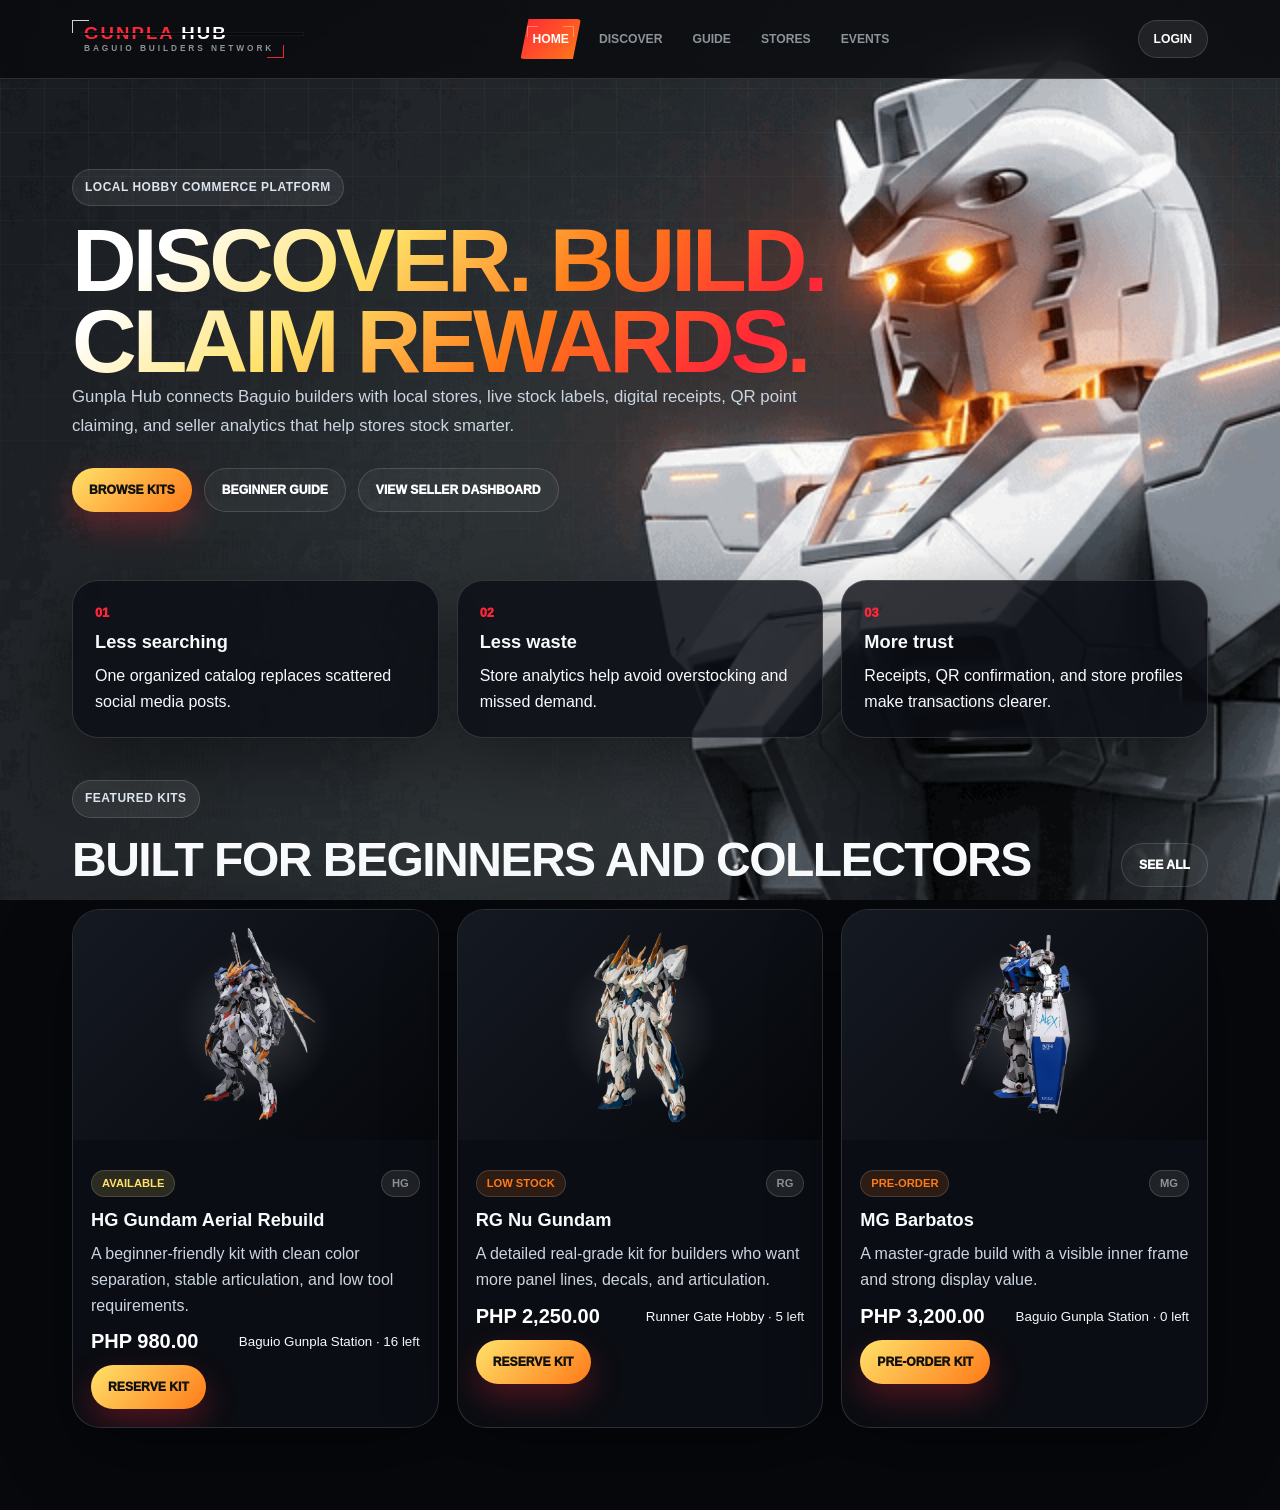
<file: Frontend/html/index.html>
<!DOCTYPE html>
<html lang="en">
<head>
  <meta charset="UTF-8" />
  <meta name="viewport" content="width=device-width, initial-scale=1.0" />
  <meta name="description" content="Gunpla Hub connects Baguio Gunpla builders with local hobby stores, product availability, QR receipts, rewards, and seller analytics." />
  <title>Gunpla Hub | Baguio Hobby Network</title>
  <link rel="stylesheet" href="../css/base.css" />
  <link rel="stylesheet" href="../css/index.css" />
</head>
<body data-page="home">
  <a class="skip-link" href="#mainContent">Skip to main content</a>
  <div class="ambient-bg" aria-hidden="true"></div>
  <div id="app"></div>
  <script src="../js/data.js"></script>
  <script src="../js/app.js"></script>
</body>
</html>
</file>
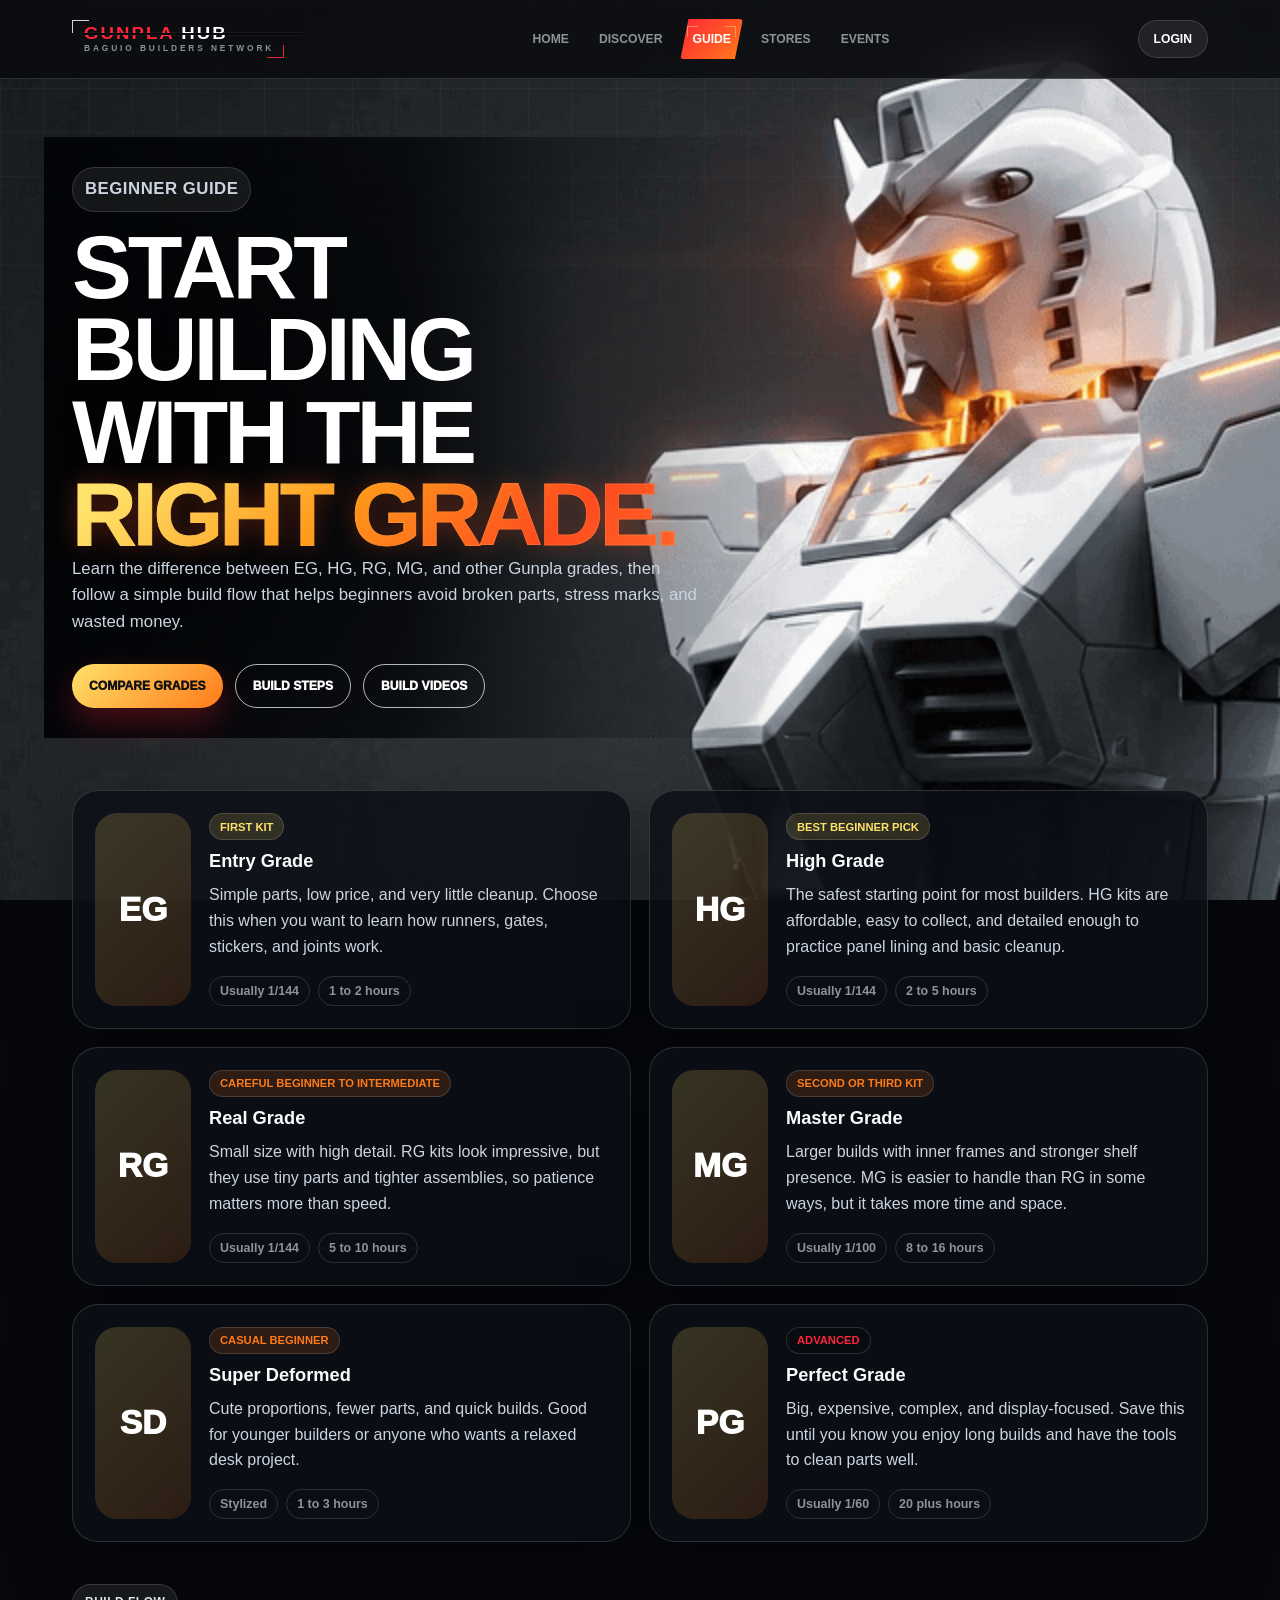
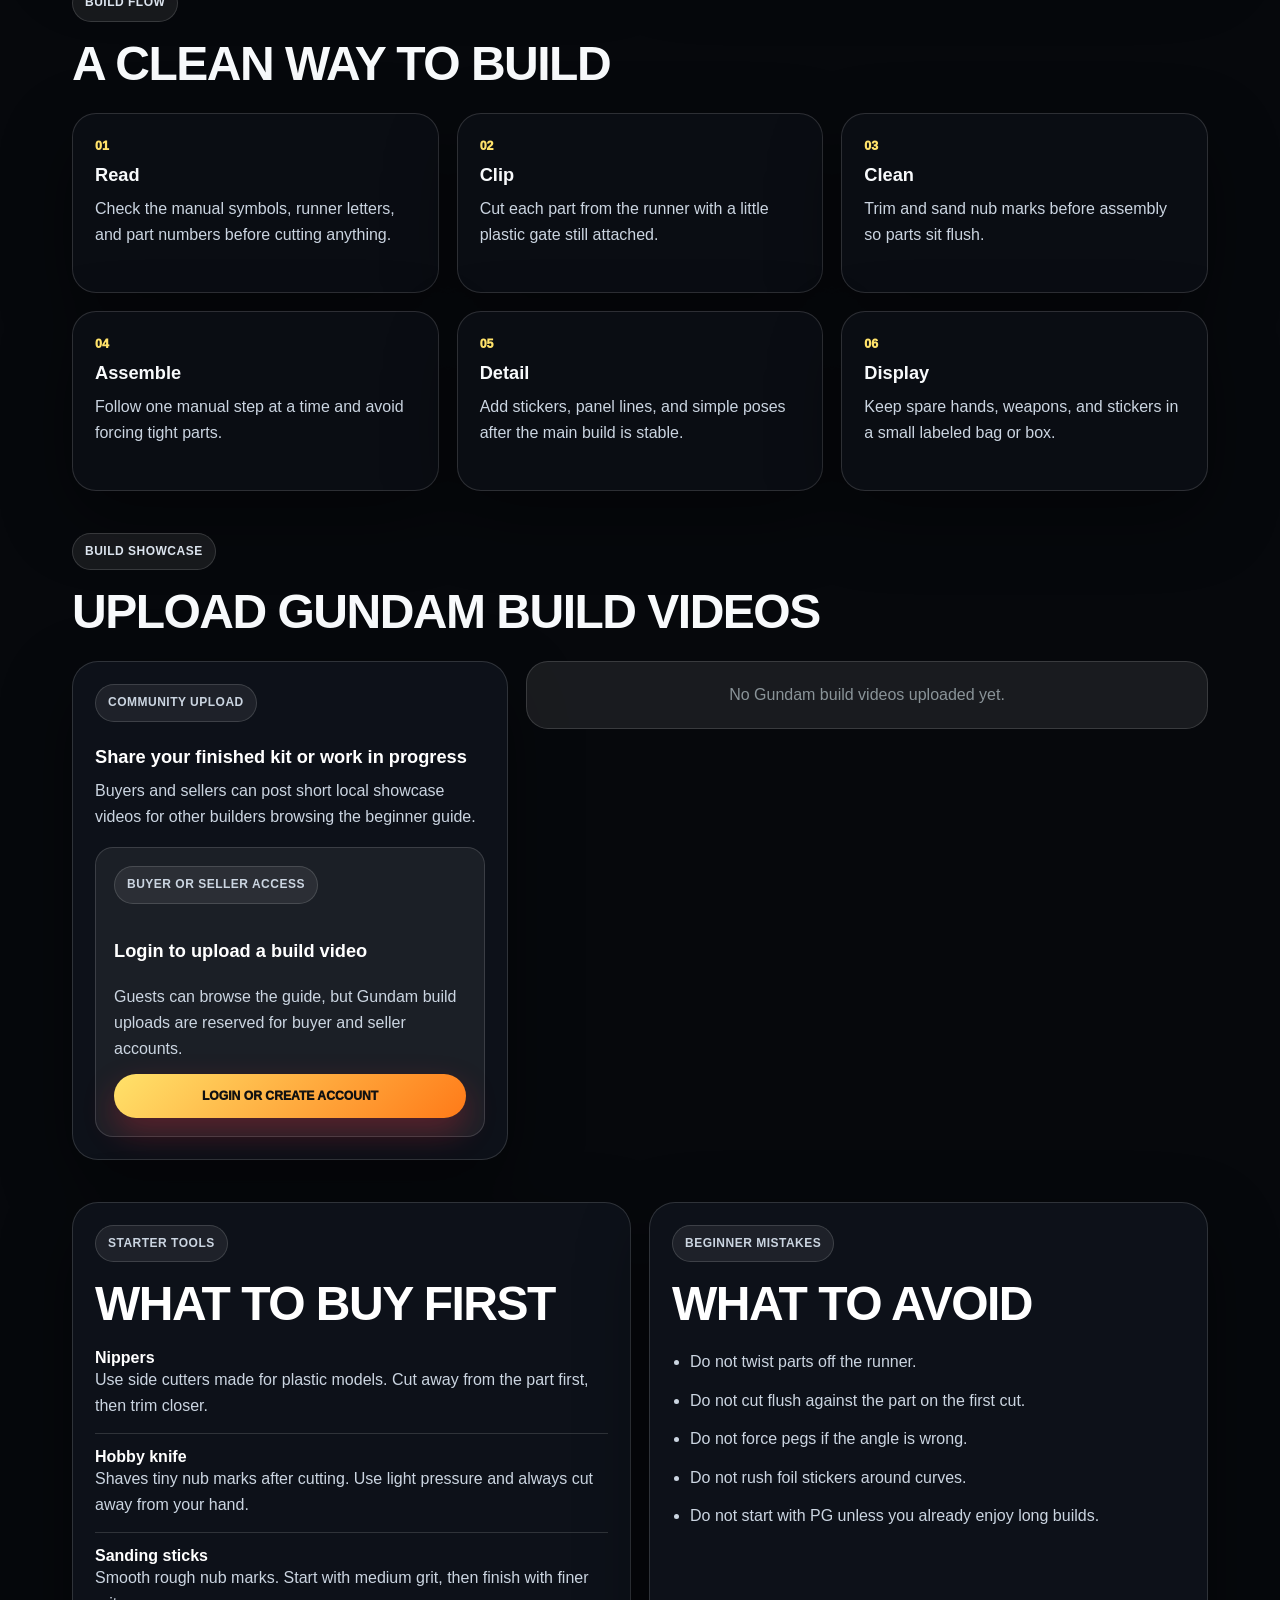
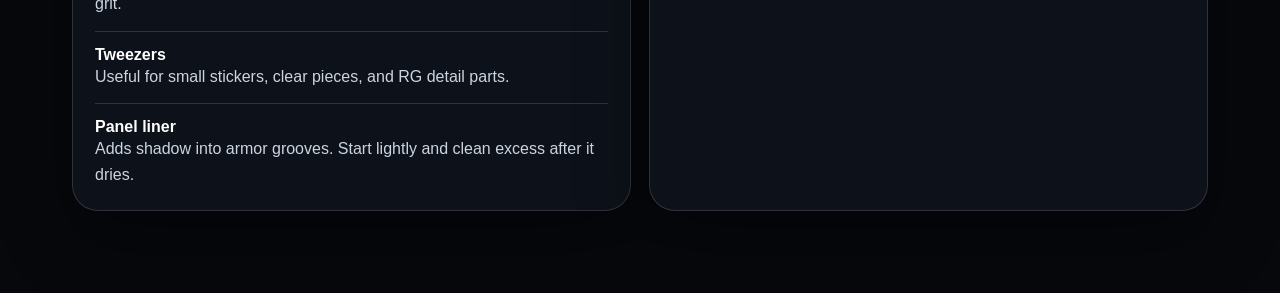
<file: Frontend/html/beginner-guide.html>
<!DOCTYPE html>
<html lang="en">
<head>
  <meta charset="UTF-8" />
  <meta name="viewport" content="width=device-width, initial-scale=1.0" />
  <meta name="description" content="A Gunpla beginner guide for learning EG, HG, RG, MG, tools, build steps, and first-kit recommendations." />
  <title>Beginner Guide | Gunpla Hub</title>
  <link rel="stylesheet" href="../css/base.css" />
  <link rel="stylesheet" href="../css/beginner-guide.css" />
</head>
<body data-page="guide">
  <a class="skip-link" href="#mainContent">Skip to main content.</a>
  <div class="ambient-bg" aria-hidden="true"></div>
  <div id="app"></div>
  <script src="../js/data.js"></script>
  <script src="../js/app.js"></script>
</body>
</html>
</file>
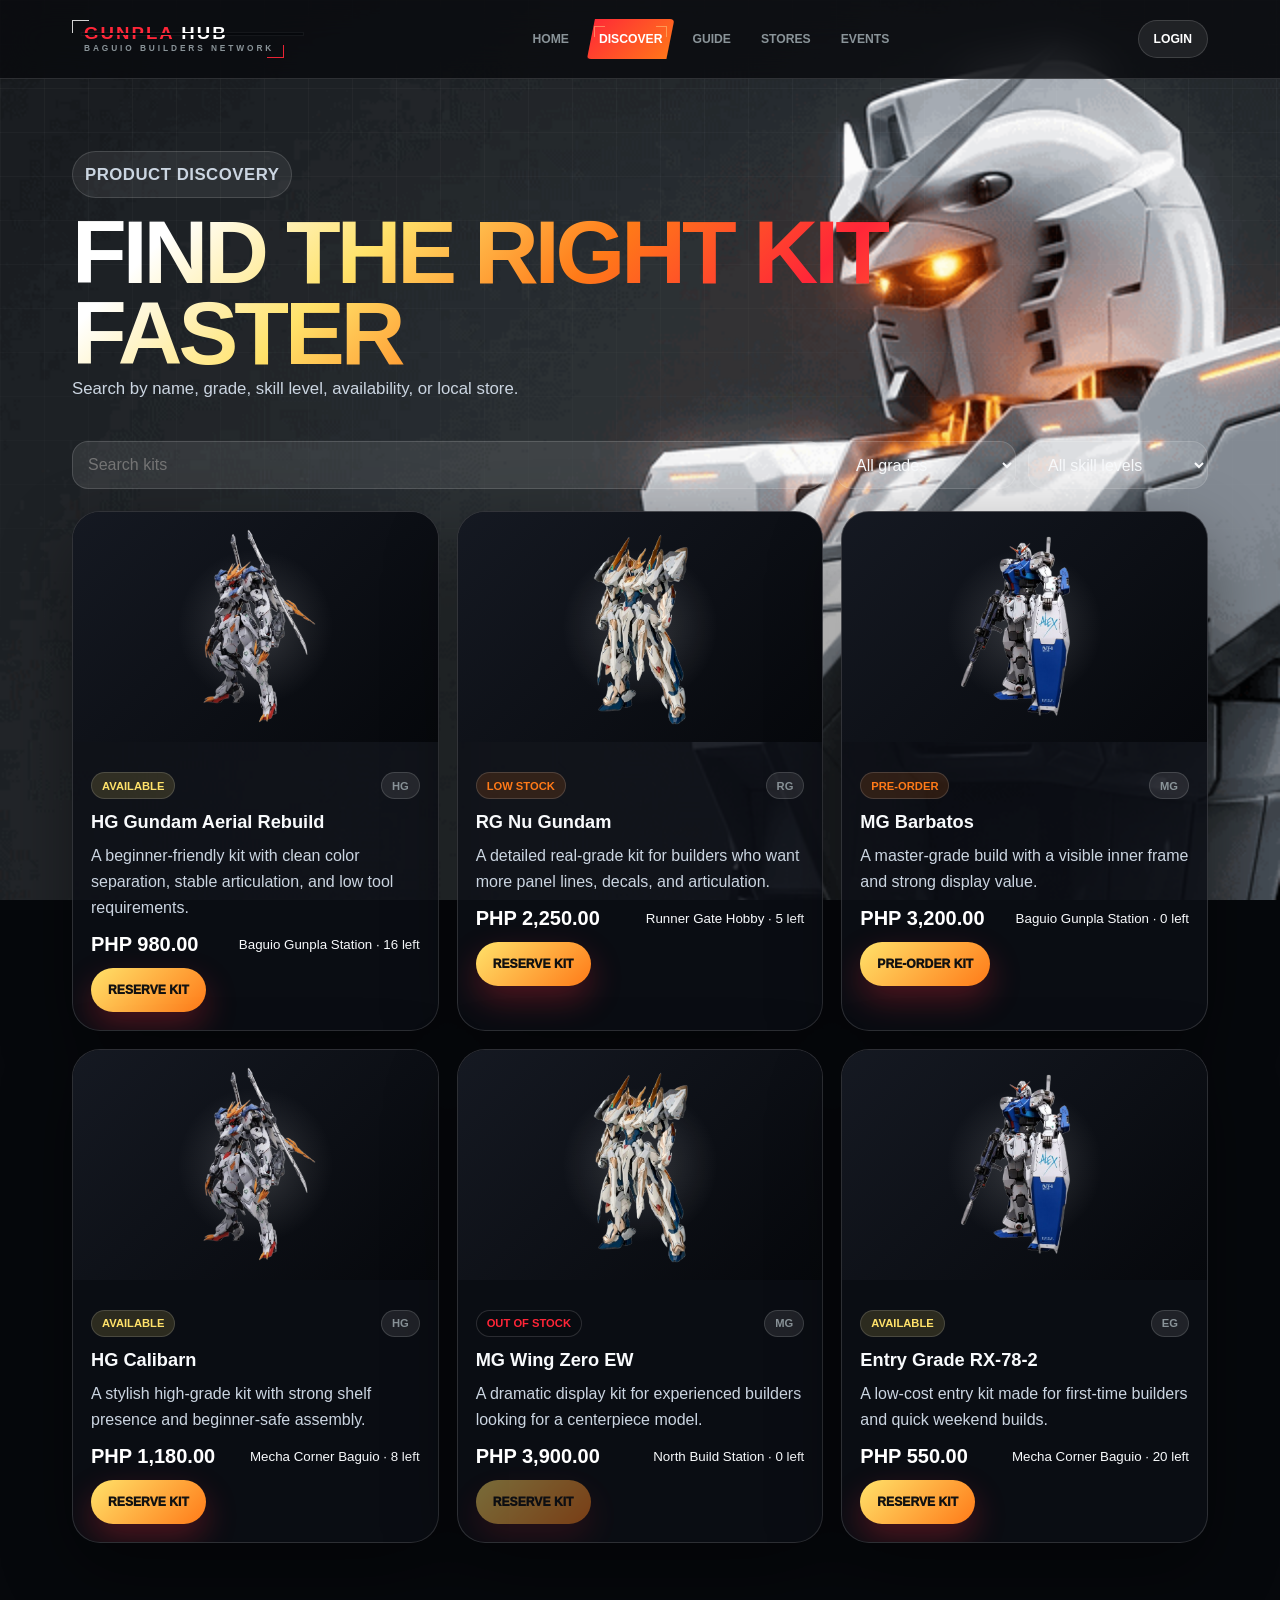
<file: Frontend/html/discover.html>
<!DOCTYPE html>
<html lang="en">
<head>
  <meta charset="UTF-8" />
  <meta name="viewport" content="width=device-width, initial-scale=1.0" />
  <meta name="description" content="Gunpla Hub connects Baguio Gunpla builders with local hobby stores, product availability, QR receipts, rewards, and seller analytics." />
  <title>Discover Kits | Gunpla Hub</title>
  <link rel="stylesheet" href="../css/base.css" />
  <link rel="stylesheet" href="../css/discover.css" />
</head>
<body data-page="discover">
  <a class="skip-link" href="#mainContent">Skip to main content.</a>
  <div class="ambient-bg" aria-hidden="true"></div>
  <div id="app"></div>
  <script src="../js/data.js"></script>
  <script src="../js/app.js"></script>
</body>
</html>
</file>
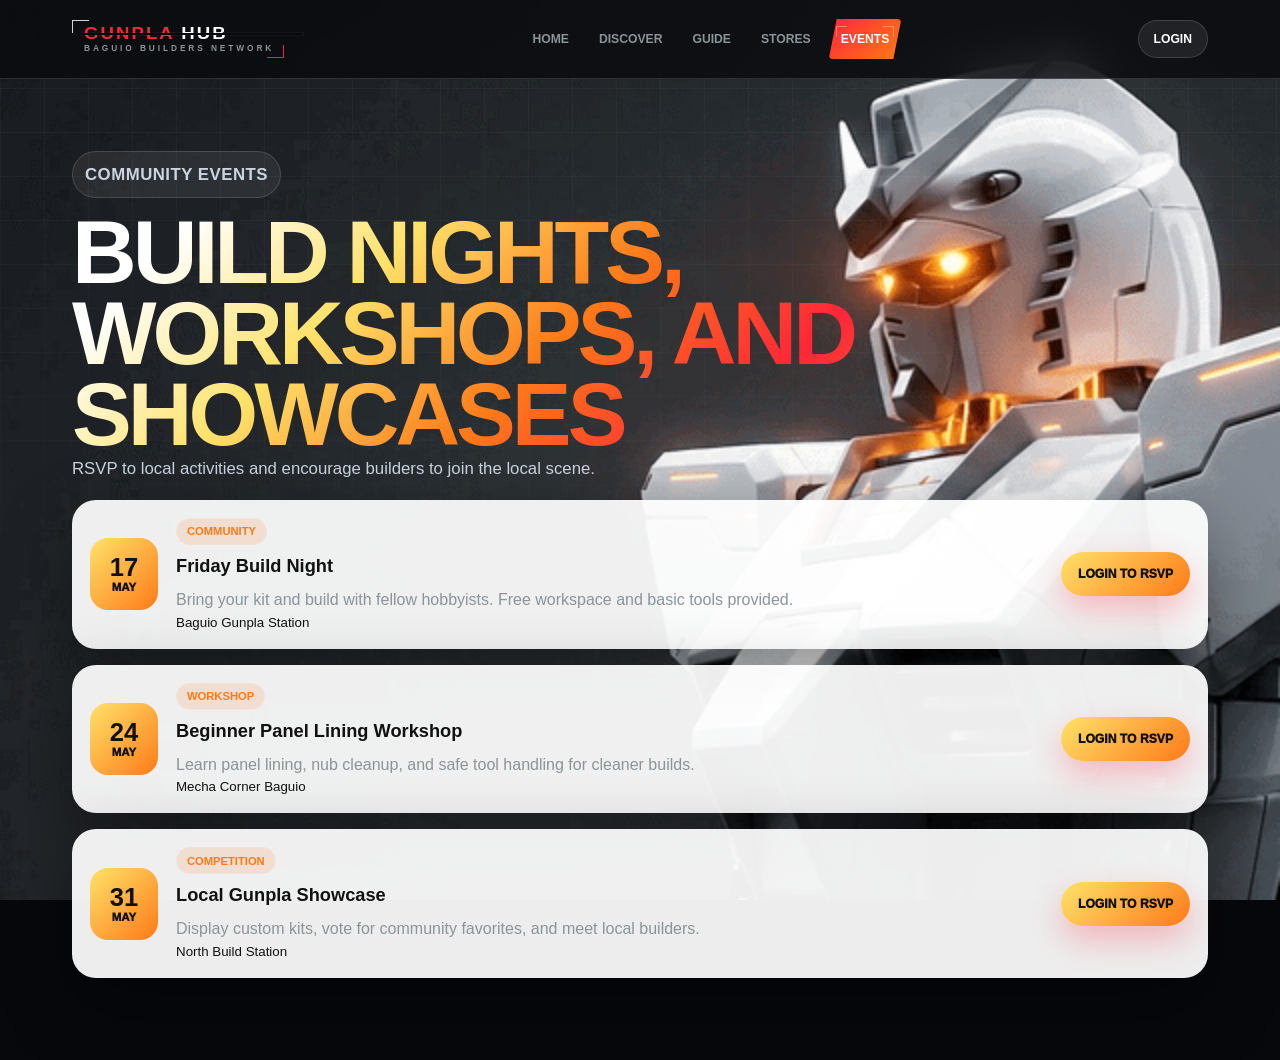
<file: Frontend/html/events.html>
<!DOCTYPE html>
<html lang="en">
<head>
  <meta charset="UTF-8" />
  <meta name="viewport" content="width=device-width, initial-scale=1.0" />
  <meta name="description" content="Gunpla Hub connects Baguio Gunpla builders with local hobby stores, product availability, QR receipts, rewards, and seller analytics." />
  <title>Events | Gunpla Hub</title>
  <link rel="stylesheet" href="../css/base.css" />
  <link rel="stylesheet" href="../css/events.css" />
</head>
<body data-page="events">
  <a class="skip-link" href="#mainContent">Skip to main content</a>
  <div class="ambient-bg" aria-hidden="true"></div>
  <div id="app"></div>
  <script src="../js/data.js"></script>
  <script src="../js/app.js"></script>
</body>
</html>
</file>
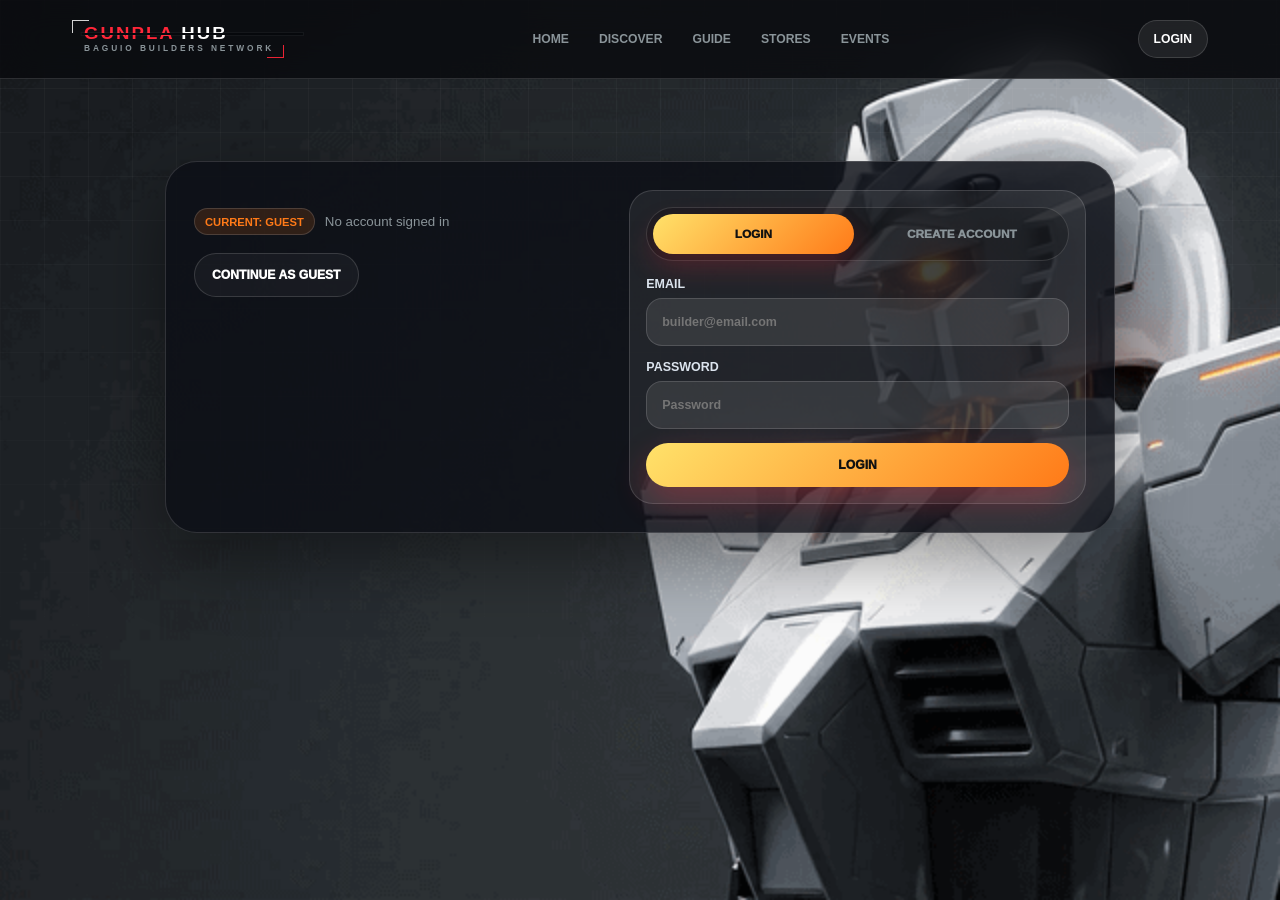
<file: Frontend/html/login.html>
<!DOCTYPE html>
<html lang="en">
<head>
  <meta charset="UTF-8" />
  <meta name="viewport" content="width=device-width, initial-scale=1.0" />
  <meta name="description" content="Gunpla Hub connects Baguio Gunpla builders with local hobby stores, product availability, QR receipts, rewards, and seller analytics." />
  <title>Login | Gunpla Hub</title>
  <link rel="stylesheet" href="../css/base.css" />
  <link rel="stylesheet" href="../css/login.css" />
</head>
<body data-page="login">
  <a class="skip-link" href="#mainContent">Skip to main content</a>
  <div class="ambient-bg" aria-hidden="true"></div>
  <div id="app"></div>
  <script src="../js/data.js"></script>
  <script src="../js/app.js"></script>
</body>
</html>
</file>
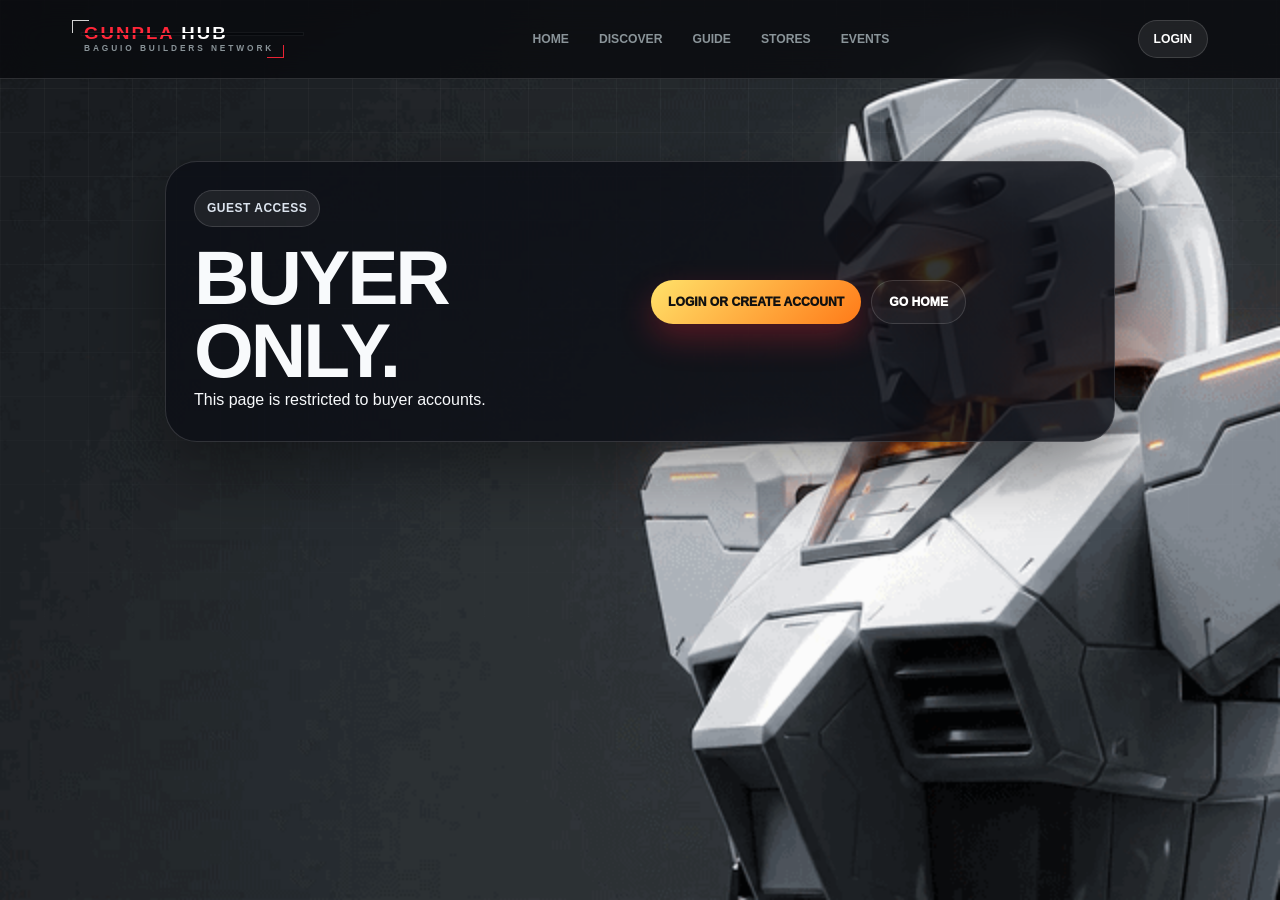
<file: Frontend/html/points.html>
<!DOCTYPE html>
<html lang="en">
<head>
  <meta charset="UTF-8" />
  <meta name="viewport" content="width=device-width, initial-scale=1.0" />
  <meta name="description" content="Gunpla Hub connects Baguio Gunpla builders with local hobby stores, product availability, QR receipts, rewards, and seller analytics." />
  <title>Points Wallet | Gunpla Hub</title>
  <link rel="stylesheet" href="../css/base.css" />
  <link rel="stylesheet" href="../css/points.css" />
</head>
<body data-page="points">
  <a class="skip-link" href="#mainContent">Skip to main content</a>
  <div class="ambient-bg" aria-hidden="true"></div>
  <div id="app"></div>
  <script src="../js/data.js"></script>
  <script src="../js/app.js"></script>
</body>
</html>
</file>
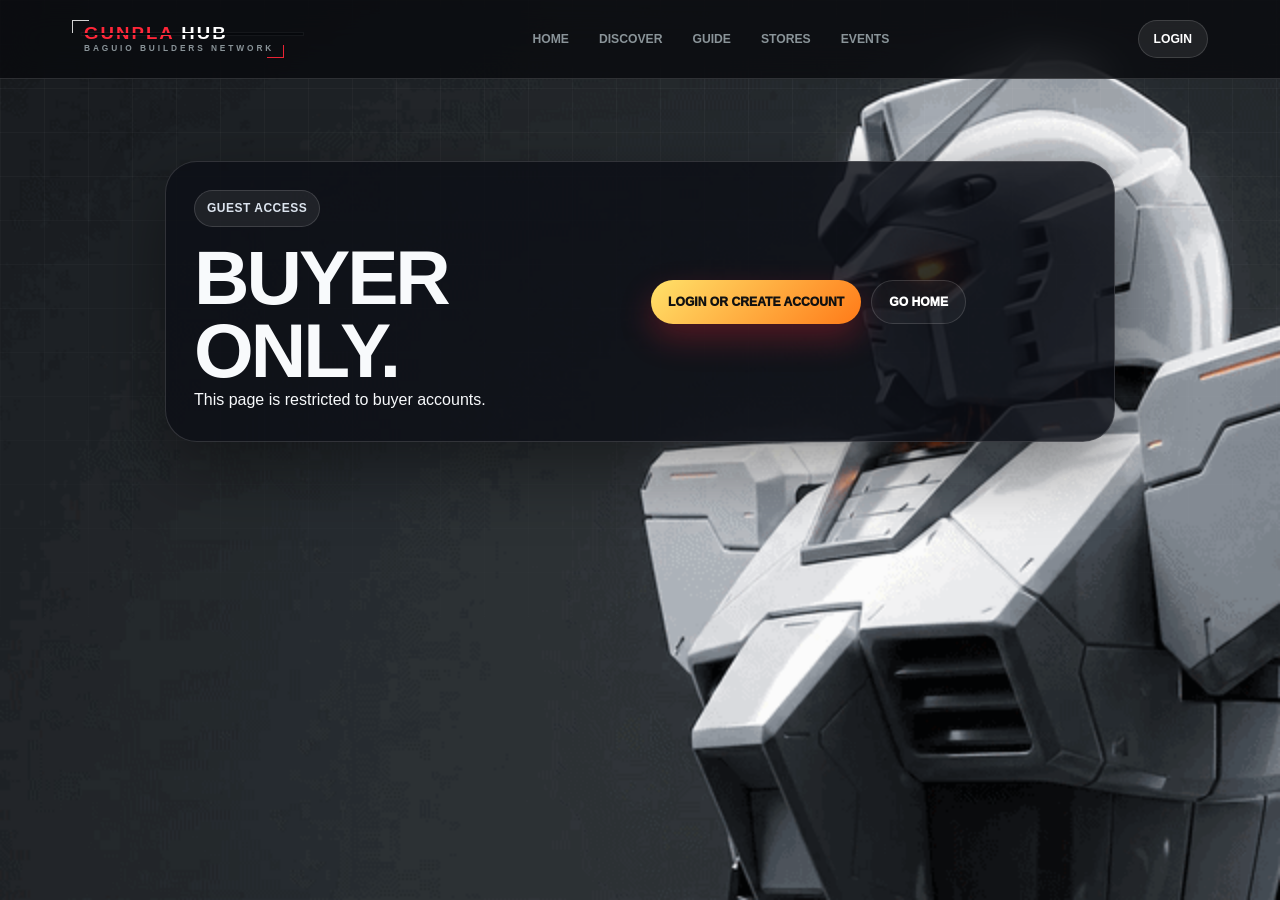
<file: Frontend/html/receipts.html>
<!DOCTYPE html>
<html lang="en">
<head>
  <meta charset="UTF-8" />
  <meta name="viewport" content="width=device-width, initial-scale=1.0" />
  <meta name="description" content="Gunpla Hub connects Baguio Gunpla builders with local hobby stores, product availability, QR receipts, rewards, and seller analytics." />
  <title>Receipts | Gunpla Hub</title>
  <link rel="stylesheet" href="../css/base.css" />
  <link rel="stylesheet" href="../css/receipts.css" />
</head>
<body data-page="receipts">
  <a class="skip-link" href="#mainContent">Skip to main content</a>
  <div class="ambient-bg" aria-hidden="true"></div>
  <div id="app"></div>
  <script src="../js/data.js"></script>
  <script src="../js/app.js"></script>
</body>
</html>
</file>
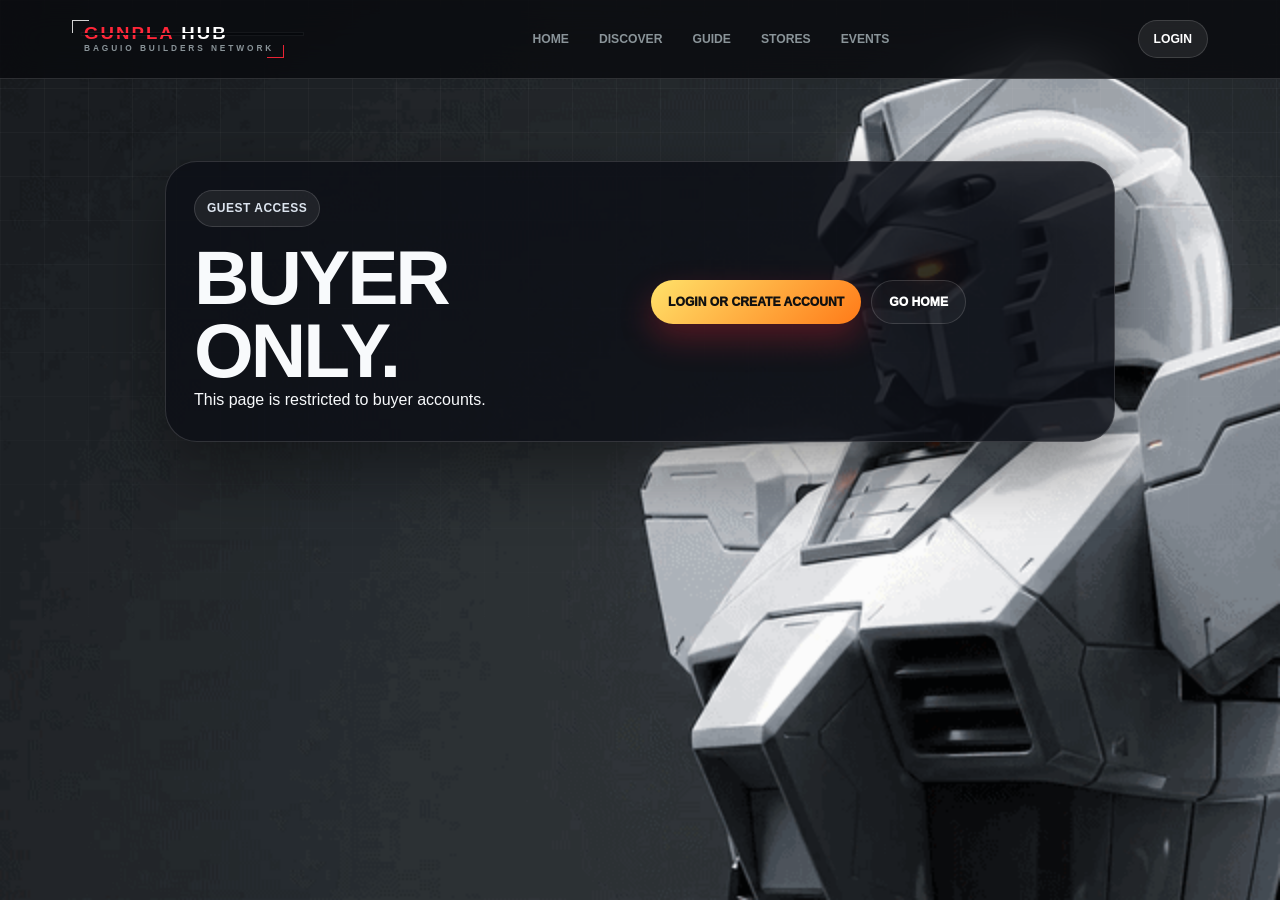
<file: Frontend/html/rewards.html>
<!DOCTYPE html>
<html lang="en">
<head>
  <meta charset="UTF-8" />
  <meta name="viewport" content="width=device-width, initial-scale=1.0" />
  <meta name="description" content="Gunpla Hub connects Baguio Gunpla builders with local hobby stores, product availability, QR receipts, rewards, and seller analytics." />
  <title>Rewards | Gunpla Hub</title>
  <link rel="stylesheet" href="../css/base.css" />
  <link rel="stylesheet" href="../css/rewards.css" />
</head>
<body data-page="rewards">
  <a class="skip-link" href="#mainContent">Skip to main content</a>
  <div class="ambient-bg" aria-hidden="true"></div>
  <div id="app"></div>
  <script src="../js/data.js"></script>
  <script src="../js/app.js"></script>
</body>
</html>
</file>
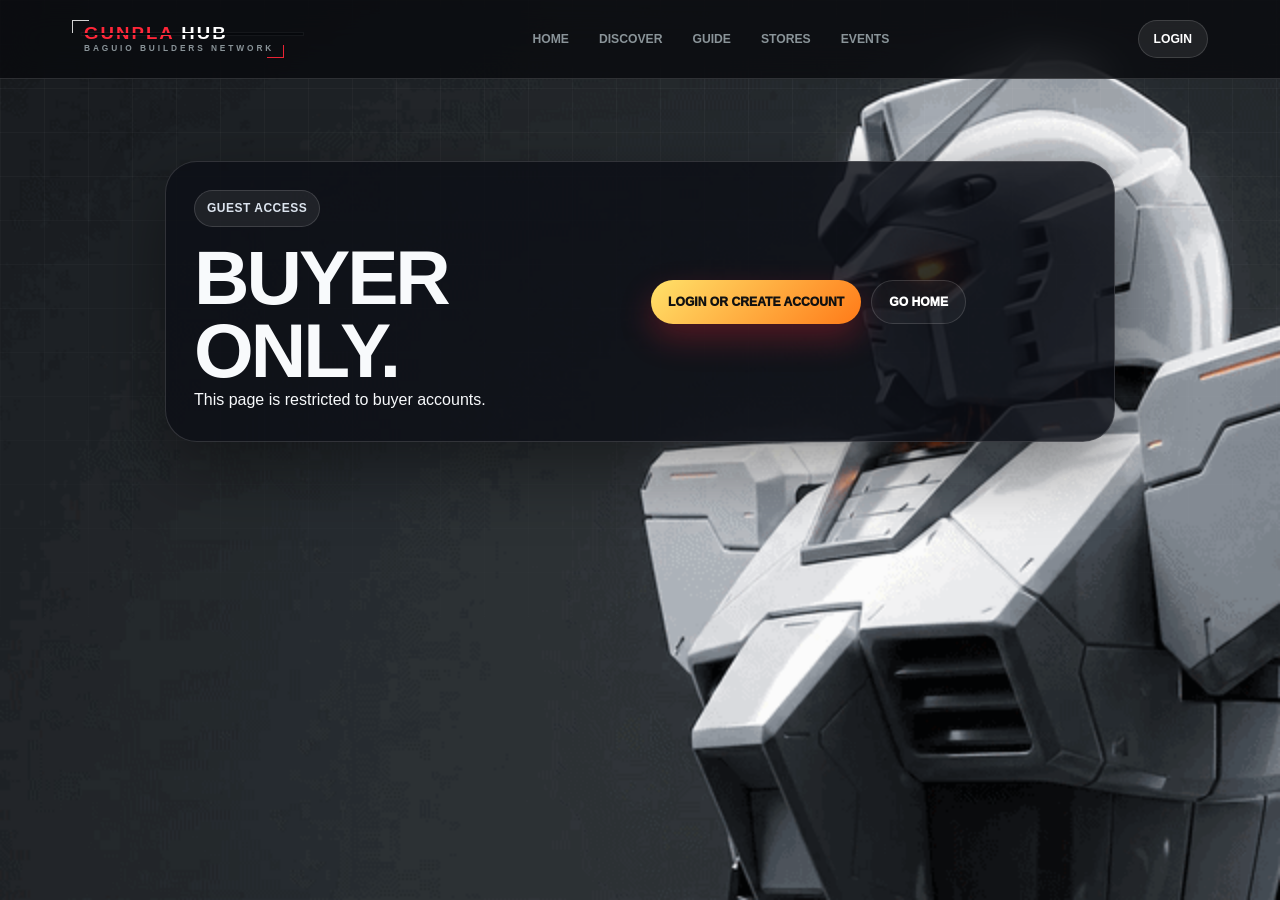
<file: Frontend/html/scanqr.html>
<!DOCTYPE html>
<html lang="en">
<head>
  <meta charset="UTF-8" />
  <meta name="viewport" content="width=device-width, initial-scale=1.0" />
  <meta name="description" content="Gunpla Hub connects Baguio Gunpla builders with local hobby stores, product availability, QR receipts, rewards, and seller analytics." />
  <title>Scan QR | Gunpla Hub</title>
  <link rel="stylesheet" href="../css/base.css" />
  <link rel="stylesheet" href="../css/scanqr.css" />
</head>
<body data-page="scan">
  <a class="skip-link" href="#mainContent">Skip to main content</a>
  <div class="ambient-bg" aria-hidden="true"></div>
  <div id="app"></div>
  <script src="../js/data.js"></script>
  <script src="../js/app.js"></script>
</body>
</html>
</file>
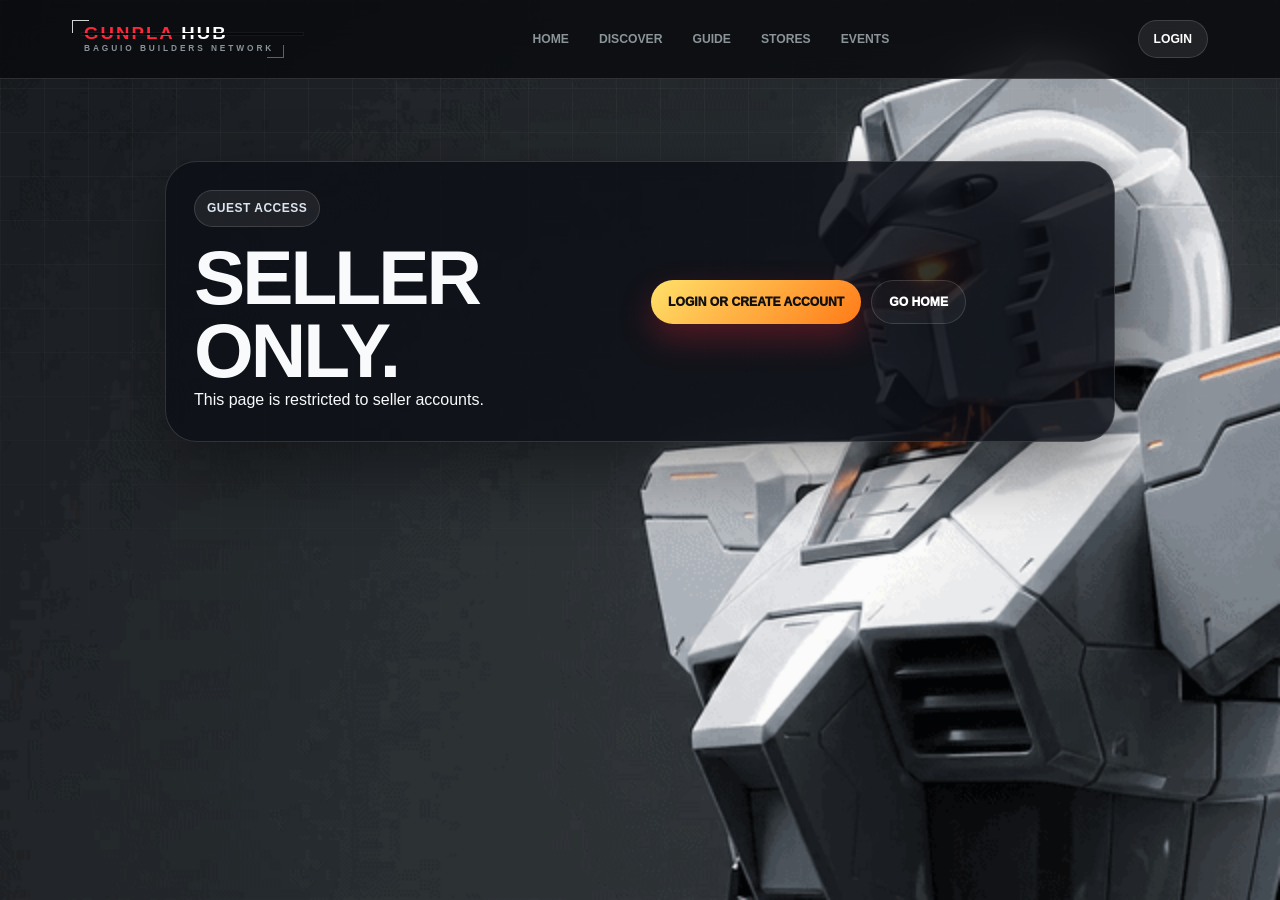
<file: Frontend/html/seller-dashboard.html>
<!DOCTYPE html>
<html lang="en">
<head>
  <meta charset="UTF-8" />
  <meta name="viewport" content="width=device-width, initial-scale=1.0" />
  <meta name="description" content="Gunpla Hub seller analytics dashboard for sales, inventory visibility, product demand, reservations, QR receipts, and restocking decisions." />
  <title>Seller Analytics | Gunpla Hub</title>
  <link rel="stylesheet" href="../css/base.css" />
  <link rel="stylesheet" href="../css/seller-dashboard.css" />
</head>
<body data-page="seller">
  <a class="skip-link" href="#mainContent">Skip to main content</a>
  <div class="ambient-bg" aria-hidden="true"></div>

  <div id="app"></div>

  <script src="../js/data.js"></script>
  <script src="../js/app.js"></script>
</body>
</html>
</file>
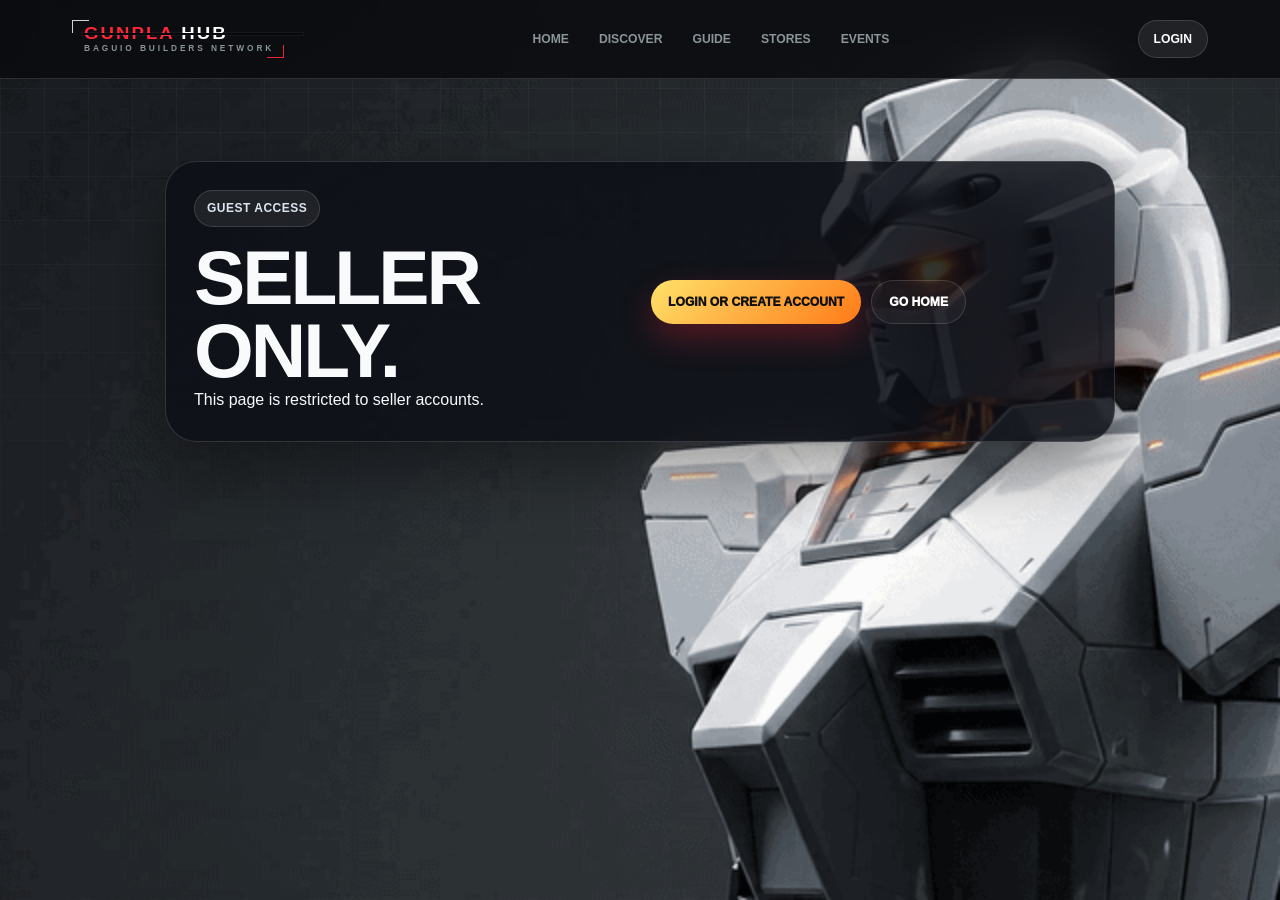
<file: Frontend/html/selller-dashboard.html>
<!DOCTYPE html>
<html lang="en">
<head>
  <meta charset="UTF-8" />
  <meta name="viewport" content="width=device-width, initial-scale=1.0" />
  <meta name="description" content="Gunpla Hub seller analytics dashboard for sales, inventory visibility, product demand, reservations, QR receipts, and restocking decisions." />
  <title>Seller Analytics | Gunpla Hub</title>
  <link rel="stylesheet" href="../css/app.css" />
</head>
<body data-page="seller">
  <a class="skip-link" href="#mainContent">Skip to main content</a>
  <div class="ambient-bg" aria-hidden="true"></div>

  <div id="app"></div>

  <script src="../js/data.js"></script>
  <script src="../js/app.js"></script>
</body>
</html>
</file>
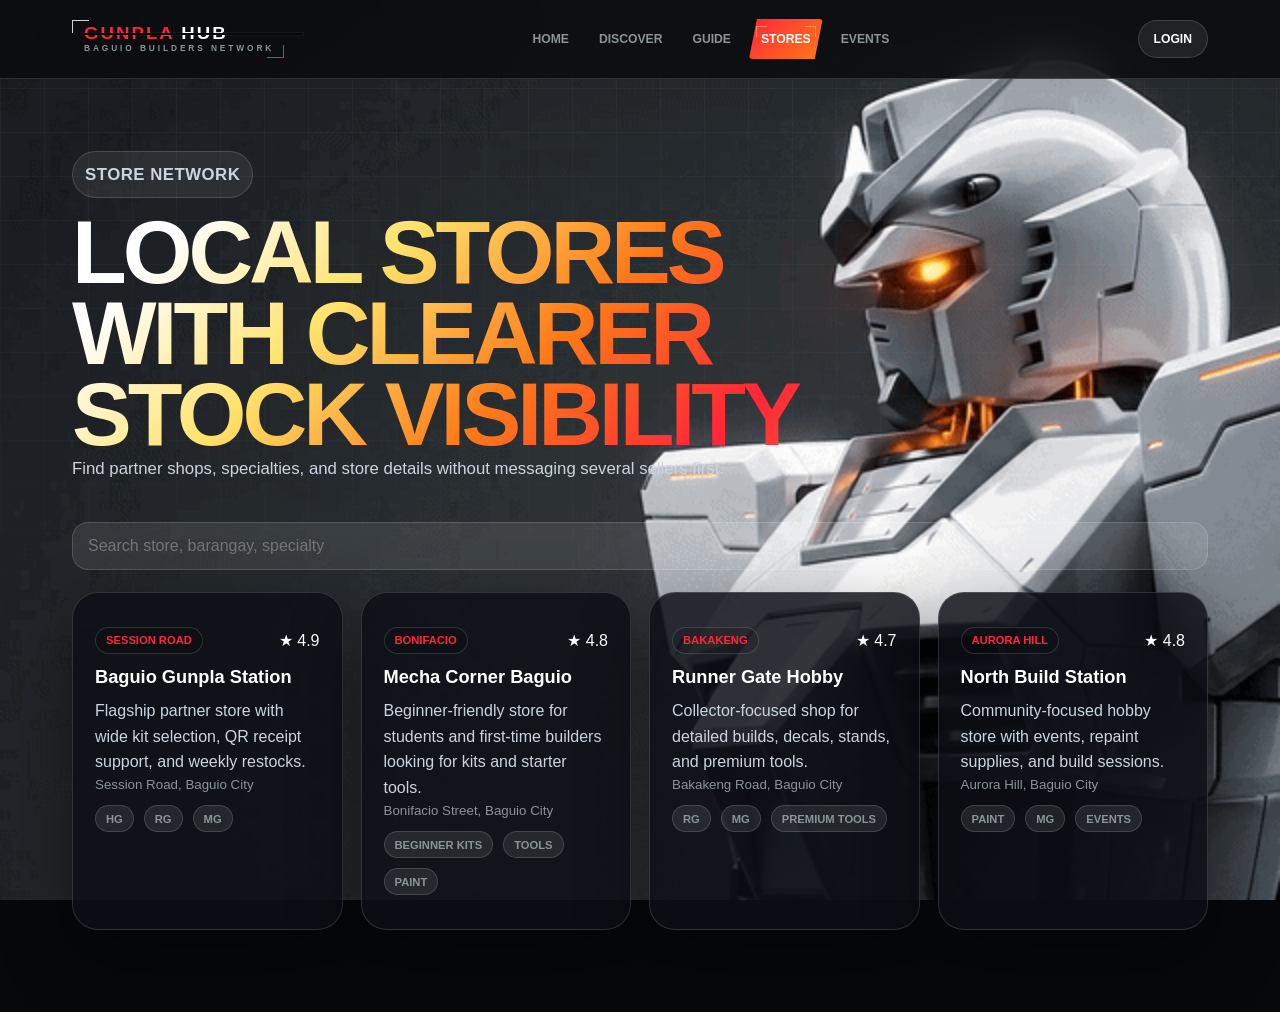
<file: Frontend/html/store.html>
<!DOCTYPE html>
<html lang="en">
<head>
  <meta charset="UTF-8" />
  <meta name="viewport" content="width=device-width, initial-scale=1.0" />
  <meta name="description" content="Gunpla Hub connects Baguio Gunpla builders with local hobby stores, product availability, QR receipts, rewards, and seller analytics." />
  <title>Local Stores | Gunpla Hub</title>
  <link rel="stylesheet" href="../css/base.css" />
  <link rel="stylesheet" href="../css/store.css" />
</head>
<body data-page="stores">
  <a class="skip-link" href="#mainContent">Skip to main content</a>
  <div class="ambient-bg" aria-hidden="true"></div>
  <div id="app"></div>
  <script src="../js/data.js"></script>
  <script src="../js/app.js"></script>
</body>
</html>
</file>
<file: Frontend/css/base.css>
:root {
  color-scheme: dark;

  --bg: #06080c;
  --surface: rgba(12, 15, 22, 0.84);
  --surface-strong: rgba(14, 18, 27, 0.96);
  --card: rgba(255, 255, 255, 0.93);
  --text: #f8fafc;
  --ink: #111111;
  --muted: #8a9499;
  --line: rgba(255, 255, 255, 0.14);

  --red: #ff2638;
  --orange: #ff7a18;
  --blue: #8a9499;
  --yellow: #ffe26a;
  --green: #ffe26a;

  --shadow: 0 26px 70px rgba(0, 0, 0, 0.42);
  --max: 1180px;
}

* {
  box-sizing: border-box;
  margin: 0;
  padding: 0;
}

html {
  scroll-behavior: smooth;
}

body {
  min-height: 100vh;
  font-family: Arial, Helvetica, sans-serif;
  background: var(--bg);
  color: var(--text);
  overflow-x: hidden;
}

a {
  color: inherit;
  text-decoration: none;
}

button,
input,
select,
textarea {
  font: inherit;
}

button {
  border: 0;
  cursor: pointer;
}

img {
  display: block;
  max-width: 100%;
}

.skip-link {
  position: fixed;
  top: -80px;
  left: 16px;
  z-index: 99;
  padding: 12px 16px;
  border-radius: 999px;
  background: var(--yellow);
  color: var(--ink);
  font-weight: 900;
}

.skip-link:focus {
  top: 16px;
}

.ambient-bg {
  position: fixed;
  inset: 0;
  z-index: -2;
  background: url("../images/background.gif") center / cover no-repeat fixed;
}

.ambient-bg::before {
  content: "";
  position: absolute;
  inset: 0;
  background:
    linear-gradient(rgba(255, 255, 255, 0.035) 1px, transparent 1px),
    linear-gradient(90deg, rgba(255, 255, 255, 0.035) 1px, transparent 1px);
  background-size: 44px 44px;
  mask-image: linear-gradient(to bottom, #000, transparent 82%);
}

.topbar {
  position: sticky;
  top: 0;
  z-index: 40;
  background: rgba(8, 9, 13, 0.78);
  backdrop-filter: blur(18px);
  border-bottom: 1px solid var(--line);
}

.nav-wrap {
  width: min(var(--max), 100%);
  min-height: 78px;
  margin: auto;
  padding: 0 22px;
  display: grid;
  grid-template-columns: auto 1fr auto;
  align-items: center;
  gap: 16px;
}

.brand {
  position: relative;
  display: flex;
  flex-direction: column;
  gap: 3px;
  padding: 6px 10px 6px 12px;
  font-family: "Orbitron", "Michroma", "Syncopate", "Chakra Petch", "Rajdhani", "Arial Narrow", Arial, Helvetica, sans-serif;
  font-weight: 900;
  white-space: nowrap;
  letter-spacing: 0.12em;
  text-transform: uppercase;
}

.brand::before,
.brand::after {
  content: "";
  position: absolute;
  width: 16px;
  height: 12px;
  pointer-events: none;
}

.brand::before {
  top: 0;
  left: 0;
  border-top: 1px solid rgba(255, 255, 255, 0.82);
  border-left: 1px solid rgba(255, 255, 255, 0.82);
}

.brand::after {
  right: 0;
  bottom: 0;
  border-right: 1px solid rgba(255, 38, 56, 0.92);
  border-bottom: 1px solid rgba(255, 38, 56, 0.92);
}

.brand b {
  position: relative;
  display: inline-block;
  color: #ffffff;
  font-size: 1.02rem;
  line-height: 0.95;
  letter-spacing: 0.11em;
  transform: scaleX(1.14);
  transform-origin: left center;
}

.brand b::after {
  content: "";
  position: absolute;
  left: -2px;
  right: -2px;
  top: 48%;
  height: 2px;
  background: var(--bg);
  box-shadow: 0 0 0 1px rgba(255, 255, 255, 0.04);
  pointer-events: none;
}

.brand span {
  color: var(--red);
}

.brand small {
  color: var(--muted);
  font-size: 0.52rem;
  letter-spacing: 0.35em;
  line-height: 1;
  text-transform: uppercase;
}

.nav-links {
  display: flex;
  justify-content: center;
  align-items: center;
  gap: 6px;
}

.nav-links a,
.nav-menu-trigger {
  position: relative;
  overflow: hidden;
  isolation: isolate;
  min-height: 40px;
  display: inline-flex;
  align-items: center;
  padding: 0 12px;
  border: 0;
  border-radius: 999px;
  background: transparent;
  color: var(--muted);
  font-size: 0.76rem;
  font-weight: 900;
  text-transform: uppercase;
  transition: 0.22s;
}

.nav-links a::before,
.nav-links a::after,
.nav-menu-trigger::before,
.nav-menu-trigger::after {
  content: "";
  position: absolute;
  pointer-events: none;
}

.nav-links a:not(.active)::before,
.nav-menu-trigger:not(.active)::before {
  top: 17%;
  bottom: 17%;
  left: -8px;
  width: 2px;
  background: var(--orange);
  box-shadow: 0 0 12px rgba(255, 122, 24, 0.92);
  opacity: 0;
}

.nav-links a:hover,
.nav-menu-trigger:hover {
  color: white;
  text-shadow: 0 0 10px rgba(255, 122, 24, 0.5);
}

.nav-links a:not(.active):hover::before,
.nav-menu-trigger:not(.active):hover::before {
  animation: navScanline 0.48s cubic-bezier(0.19, 1, 0.22, 1);
}

.nav-links a.active,
.nav-menu-trigger.active {
  color: white;
  background: linear-gradient(135deg, var(--red), var(--orange));
  border-radius: 4px;
  clip-path: polygon(8px 0, 100% 0, calc(100% - 8px) 100%, 0 100%);
  box-shadow: 0 8px 16px rgba(255, 38, 56, 0.22);
}

.nav-links a.active::before,
.nav-links a.active::after,
.nav-menu-trigger.active::before,
.nav-menu-trigger.active::after {
  top: 7px;
  width: 10px;
  height: 10px;
  opacity: 0.46;
  animation: targetLock 0.68s cubic-bezier(0.19, 1, 0.22, 1);
}

.nav-links a.active::before,
.nav-menu-trigger.active::before {
  left: 7px;
  --lock-start: -16px;
  border-top: 1px solid rgba(255, 231, 154, 0.92);
  border-left: 1px solid rgba(255, 231, 154, 0.92);
}

.nav-links a.active::after,
.nav-menu-trigger.active::after {
  right: 7px;
  --lock-start: 16px;
  border-top: 1px solid rgba(255, 231, 154, 0.92);
  border-right: 1px solid rgba(255, 231, 154, 0.92);
}

.nav-menu {
  position: relative;
}

.nav-menu-trigger {
  gap: 8px;
  cursor: pointer;
}

.nav-menu-trigger::after {
  position: static;
  width: 7px;
  height: 7px;
  border-right: 2px solid currentColor;
  border-bottom: 2px solid currentColor;
  opacity: 0.75;
  transform: translateY(-2px) rotate(45deg);
  transition: 0.22s;
}

.nav-menu-trigger.active::after {
  position: static;
  width: 7px;
  height: 7px;
  border-top: 0;
  border-left: 0;
  border-right: 2px solid currentColor;
  border-bottom: 2px solid currentColor;
  animation: none;
}

.nav-menu.open .nav-menu-trigger::after {
  transform: translateY(2px) rotate(225deg);
}

.nav-dropdown {
  position: absolute;
  top: calc(100% + 12px);
  right: 0;
  z-index: 40;
  min-width: 190px;
  display: none;
  padding: 8px;
  border: 1px solid var(--line);
  border-radius: 10px;
  background: rgba(10, 13, 20, 0.96);
  box-shadow: 0 24px 48px rgba(0, 0, 0, 0.38), 0 0 24px rgba(255, 38, 56, 0.12);
}

.nav-menu.open .nav-dropdown {
  display: grid;
  gap: 4px;
}

.nav-dropdown a {
  width: 100%;
  justify-content: flex-start;
  border-radius: 6px;
  clip-path: none;
}

.nav-dropdown a.active {
  clip-path: none;
}

@keyframes navScanline {
  0% {
    left: -8px;
    opacity: 0;
  }

  15%,
  68% {
    opacity: 1;
  }

  100% {
    left: calc(100% + 8px);
    opacity: 0;
  }
}

@keyframes targetLock {
  0% {
    opacity: 0;
    transform: translateX(var(--lock-start)) scale(0.7);
  }

  58% {
    opacity: 1;
    transform: translateX(0) scale(1);
  }

  100% {
    opacity: 0.46;
    transform: translateX(0) scale(1);
  }
}

.menu-btn {
  display: none;
  width: 44px;
  height: 44px;
  border-radius: 14px;
  color: white;
  background: rgba(255, 255, 255, 0.08);
  font-size: 1.2rem;
}

.login-chip {
  padding: 11px 15px;
  border: 1px solid var(--line);
  border-radius: 999px;
  background: rgba(255, 255, 255, 0.08);
  color: white;
  font-weight: 900;
  font-size: 0.76rem;
  text-transform: uppercase;
}

.container {
  width: min(var(--max), 100%);
  margin: 0 auto;
  padding: 42px 22px 82px;
}

.kicker {
  display: inline-flex;
  width: fit-content;
  margin-bottom: 14px;
  padding: 8px 12px;
  border: 1px solid var(--line);
  border-radius: 999px;
  background: rgba(255, 255, 255, 0.07);
  color: #dce4ee;
  font-size: 0.75rem;
  font-weight: 900;
  text-transform: uppercase;
  letter-spacing: 0.5px;
}

.hero {
  grid-template-columns: minmax(0, 0.85fr) minmax(420px, 1.15fr);
  gap: 34px;
  align-items: center;
  padding: 48px 0 34px;
}

.hero h1,
.page-head h1 {
  max-width: 820px;
  font-size: clamp(2.7rem, 7vw, 6.2rem);
  line-height: 0.9;
  letter-spacing: -4px;
  text-transform: uppercase;
  background: linear-gradient(
    135deg,
    #ffffff 12%,
    var(--yellow) 34%,
    var(--orange) 58%,
    var(--red) 82%,
    #ff6a2a
  );
  -webkit-background-clip: text;
  background-clip: text;
  color: transparent;
}

.hero-text,
.page-head p {
  max-width: 760px;
  color: #cbd5e1;
  font-size: 1.05rem;
  line-height: 1.75;
}

.hero-actions {
  display: flex;
  flex-wrap: wrap;
  gap: 12px;
  margin-top: 28px;
}

.hero-visual {
  min-height: 560px;
  overflow: visible;
}

.hero-visual-clean {
  padding: 0;
}

.hero-visual .hero-mecha-img {
  width: min(125%, 820px);
  max-width: none;
  height: auto;
  object-fit: contain;
  background: transparent;
  filter: drop-shadow(0 34px 60px rgba(0, 0, 0, 0.56));
}

.primary-btn,
.ghost-btn {
  min-height: 44px;
  display: inline-flex;
  align-items: center;
  justify-content: center;
  gap: 8px;
  padding: 0 17px;
  border-radius: 999px;
  font-size: 0.76rem;
  font-weight: 1000;
  text-transform: uppercase;
  transition: 0.22s;
}

.primary-btn {
  color: var(--ink);
  background: linear-gradient(135deg, var(--yellow), var(--orange));
  box-shadow: 0 14px 32px rgba(255, 38, 56, 0.28);
}

.ghost-btn {
  color: white;
  background: rgba(255, 255, 255, 0.04);
  border: 1px solid var(--line);
}

.primary-btn:hover,
.ghost-btn:hover {
  transform: translateY(-2px);
}

button:disabled {
  opacity: 0.45;
  cursor: not-allowed;
  transform: none !important;
}

.feature-grid,
.product-grid,
.store-grid,
.reward-grid,
.metric-grid,
.analytics-grid {
  display: grid;
  gap: 18px;
}

.feature-grid {
  grid-template-columns: repeat(3, 1fr);
  margin: 34px 0;
}

.feature-grid article,
.info-card,
.metric-grid article {
  padding: 22px;
  border: 1px solid var(--line);
  border-radius: 26px;
  background: var(--surface);
  box-shadow: var(--shadow);
}

.feature-grid span {
  color: var(--red);
  font-size: 0.8rem;
  font-weight: 1000;
}

h2 {
  font-size: clamp(1.8rem, 4vw, 3rem);
  letter-spacing: -1.5px;
  text-transform: uppercase;
}

h3 {
  margin: 10px 0;
  font-size: 1.14rem;
}

p {
  line-height: 1.62;
}

.section-head {
  display: flex;
  justify-content: space-between;
  align-items: end;
  gap: 18px;
  margin: 42px 0 22px;
}

.product-grid {
  grid-template-columns: repeat(3, 1fr);
}

.product-card {
  overflow: hidden;
  border: 1px solid var(--line);
  border-radius: 28px;
  background: var(--surface);
  box-shadow: var(--shadow);
}

.product-art {
  height: 230px;
  display: grid;
  place-items: center;
  background:
    radial-gradient(circle at center, rgba(255, 255, 255, 0.16), transparent 36%),
    linear-gradient(135deg, #151922, var(--bg));
}

.product-art img {
  height: 200px;
  object-fit: contain;
}

.product-body {
  padding: 18px;
}

.product-body p,
.info-card p {
  color: #cbd5e1;
}

.view-receipt {
  background: var(--yellow);
  color: var(--ink);
  border: none;
}

.product-body strong {
  color: white;
  font-size: 1.25rem;
}

.guide-hero {
  position: relative;
  display: grid;
  grid-template-columns: minmax(0, 0.95fr) minmax(320px, 0.72fr);
  gap: 34px;
  align-items: center;
  padding: 46px 0 18px;
  text-align: left;
}

.guide-hero > div {
  position: relative;
  z-index: 1;
}

.guide-hero > div::before {
  content: "";
  position: absolute;
  inset: -30px -96px -30px -28px;
  z-index: -1;
  background:
    radial-gradient(circle at 18% 48%, rgba(0, 0, 0, 0.72), rgba(0, 0, 0, 0) 58%),
    linear-gradient(90deg, rgba(3, 5, 9, 0.95), rgba(3, 5, 9, 0.78) 48%, rgba(3, 5, 9, 0.26) 72%, rgba(3, 5, 9, 0));
  pointer-events: none;
}

.guide-hero h1 {
  max-width: 860px;
  font-size: clamp(2.7rem, 7vw, 5.8rem);
  line-height: 0.92;
  letter-spacing: -4px;
  text-transform: uppercase;
  color: white;
}

.guide-hero h1 span {
  display: block;
  background: linear-gradient(135deg, var(--yellow) 8%, #ff9b1a 42%, #ff4b1f 76%, #ff6a2a 100%);
  -webkit-background-clip: text;
  background-clip: text;
  color: transparent;
  -webkit-text-stroke: 1px rgba(255, 218, 128, 0.16);
  filter: drop-shadow(0 0 12px rgba(255, 88, 31, 0.32));
}

.guide-hero p {
  max-width: 760px;
  color: #cbd5e1;
  font-size: 1.05rem;
  line-height: 1.6;
}

.guide-hero .primary-btn {
  color: #111111;
  background: linear-gradient(135deg, var(--yellow), var(--orange));
}

.guide-hero .ghost-btn {
  color: white;
  background: transparent;
  border: 1px solid rgba(229, 231, 235, 0.78);
}

.guide-hero img {
  width: min(100%, 430px);
  justify-self: center;
  border-radius: 26px;
  box-shadow: var(--shadow);
}

.guide-grade-grid {
  display: grid;
  grid-template-columns: repeat(2, 1fr);
  gap: 18px;
}

.guide-grade-card {
  display: grid;
  grid-template-columns: 96px 1fr;
  gap: 18px;
  min-height: 220px;
  padding: 22px;
  border: 1px solid var(--line);
  border-radius: 26px;
  background: var(--surface);
  box-shadow: var(--shadow);
}

.guide-grade-code {
  min-height: 96px;
  display: grid;
  place-items: center;
  border-radius: 22px;
  background: linear-gradient(135deg, rgba(255, 226, 106, 0.18), rgba(255, 122, 24, 0.14));
  color: white;
  font-size: 2.1rem;
  font-weight: 1000;
}

.guide-grade-card p {
  color: #cbd5e1;
}

.guide-meta {
  display: flex;
  flex-wrap: wrap;
  gap: 8px;
  margin-top: 16px;
}

.guide-meta span {
  min-height: 30px;
  display: inline-flex;
  align-items: center;
  padding: 0 10px;
  border: 1px solid var(--line);
  border-radius: 999px;
  color: var(--muted);
  font-size: 0.78rem;
  font-weight: 900;
}

.guide-pick {
  display: grid;
  grid-template-columns: 1fr auto;
  gap: 24px;
  align-items: center;
  margin: 40px 0 6px;
  padding: 26px 0;
  border-top: 1px solid var(--line);
  border-bottom: 1px solid var(--line);
}

.guide-pick p {
  max-width: 760px;
  color: #cbd5e1;
}

.guide-path {
  display: flex;
  align-items: center;
  gap: 12px;
  flex-wrap: wrap;
  justify-content: flex-end;
}

.guide-path span {
  min-height: 48px;
  display: inline-flex;
  align-items: center;
  padding: 0 17px;
  border-radius: 999px;
  background: linear-gradient(135deg, var(--yellow), var(--orange));
  color: var(--ink);
  font-size: 0.8rem;
  font-weight: 1000;
  text-transform: uppercase;
}

.guide-path i {
  width: 34px;
  height: 2px;
  background: var(--line);
}

.guide-step-list {
  display: grid;
  grid-template-columns: repeat(3, 1fr);
  gap: 18px;
}

.guide-step-list article {
  min-height: 180px;
  padding: 22px;
  border: 1px solid var(--line);
  border-radius: 24px;
  background: var(--surface);
  box-shadow: var(--shadow);
}

.guide-step-list span {
  color: var(--yellow);
  font-size: 0.78rem;
  font-weight: 1000;
}

.guide-step-list p {
  color: #cbd5e1;
}

.guide-columns {
  display: grid;
  grid-template-columns: 1fr 1fr;
  gap: 18px;
  margin-top: 42px;
}

.guide-tool-list {
  display: grid;
  gap: 14px;
  margin-top: 18px;
}

.guide-tool-list div {
  padding-bottom: 14px;
  border-bottom: 1px solid var(--line);
}

.guide-tool-list div:last-child {
  padding-bottom: 0;
  border-bottom: 0;
}

.guide-tool-list b {
  color: white;
}

.guide-checklist {
  display: grid;
  gap: 13px;
  margin-top: 18px;
  padding-left: 18px;
  color: #cbd5e1;
  line-height: 1.6;
}

.guide-video-panel {
  display: grid;
  grid-template-columns: minmax(280px, 0.78fr) minmax(0, 1.22fr);
  gap: 18px;
  align-items: start;
}

.guide-video-uploader {
  display: grid;
  gap: 18px;
}

.guide-video-form {
  grid-template-columns: 1fr 1fr;
}

.guide-video-form .wide {
  grid-column: 1 / -1;
}

.guide-video-lock {
  display: grid;
  gap: 12px;
  padding: 18px;
  border: 1px solid var(--line);
  border-radius: 18px;
  background: rgba(255, 255, 255, 0.06);
}

.guide-video-gallery {
  display: grid;
  gap: 16px;
}

.guide-video-card {
  display: grid;
  grid-template-columns: minmax(220px, 0.82fr) 1fr;
  gap: 18px;
  padding: 16px;
  border: 1px solid var(--line);
  border-radius: 22px;
  background: var(--surface);
  box-shadow: var(--shadow);
}

.guide-video-card video {
  width: 100%;
  aspect-ratio: 16 / 9;
  border: 1px solid rgba(255, 255, 255, 0.12);
  border-radius: 16px;
  background: #05070b;
  object-fit: cover;
}

.guide-video-card h3 {
  margin-top: 8px;
}

.guide-video-card p {
  color: #cbd5e1;
}

.guide-video-card small {
  color: var(--muted);
}

.guide-video-delete {
  margin-top: 14px;
}

.card-row {
  display: flex;
  justify-content: space-between;
  align-items: center;
  gap: 10px;
  margin: 12px 0;
}

.wrap {
  flex-wrap: wrap;
  justify-content: start;
}

.pill {
  display: inline-flex;
  align-items: center;
  min-height: 27px;
  padding: 0 10px;
  border: 1px solid var(--line);
  border-radius: 999px;
  background: rgba(255, 255, 255, 0.09);
  color: var(--muted);
  font-size: 0.7rem;
  font-weight: 900;
  text-transform: uppercase;
}

.pill.red {
  background: rgba(0, 0, 0, 0.16);
  color: var(--red);
}

.pill.green {
  background: rgba(255, 226, 106, 0.14);
  color: var(--yellow);
}

.pill.yellow {
  background: rgba(255, 122, 24, 0.14);
  color: var(--orange);
}

.page-head {
  padding: 30px 0 16px;
}

.toolbar {
  display: grid;
  grid-template-columns: 1fr 180px 180px;
  gap: 12px;
  margin: 22px 0;
}

.toolbar.single {
  grid-template-columns: 1fr;
}

input,
select,
textarea {
  height: 48px;
  border: 1px solid var(--line);
  border-radius: 16px;
  outline: none;
  padding: 0 15px;
  background: rgba(255, 255, 255, 0.09);
  color: var(--text);
}

textarea {
  min-height: 112px;
  height: auto;
  padding: 14px 15px;
  resize: vertical;
  line-height: 1.5;
}

option {
  color: var(--ink);
}

.store-grid,
.reward-grid,
.metric-grid {
  grid-template-columns: repeat(4, 1fr);
}

.info-card {
  color: white;
}

.info-card small {
  color: var(--muted);
}

.info-card.dark {
  background: var(--surface-strong);
}

.event-list,
.receipt-list,
.history-list {
  display: grid;
  gap: 16px;
}

.event-card,
.receipt-card {
  display: grid;
  grid-template-columns: auto 1fr auto;
  align-items: center;
  gap: 18px;
  padding: 18px;
  border-radius: 24px;
  background: var(--card);
  color: var(--ink);
  box-shadow: var(--shadow);
}

.event-card p,
.receipt-card p {
  color: var(--muted);
}

.date-chip,
.receipt-icon {
  width: 68px;
  height: 72px;
  display: grid;
  place-items: center;
  border-radius: 18px;
  background: linear-gradient(135deg, var(--yellow), var(--orange));
  color: var(--ink);
  font-weight: 1000;
}

.date-chip {
  align-content: center;
}

.date-chip b {
  font-size: 1.6rem;
  line-height: 1;
}

.date-chip span {
  font-size: 0.72rem;
  text-transform: uppercase;
}

.button-stack {
  display: flex;
  gap: 10px;
  flex-wrap: wrap;
  justify-content: end;
}

.empty {
  padding: 24px;
  border: 1px solid var(--line);
  border-radius: 22px;
  background: rgba(255, 255, 255, 0.08);
  color: var(--muted);
  text-align: center;
}

.scan-panel,
.wallet,
.auth-card {
  display: grid;
  grid-template-columns: 1fr 1fr;
  gap: 22px;
  align-items: center;
}

.scanner {
  min-height: 430px;
  position: relative;
  display: grid;
  place-items: center;
  overflow: hidden;
  border: 1px solid var(--line);
  border-radius: 32px;
  background: var(--bg);
  box-shadow: var(--shadow);
}

.scan-line {
  position: absolute;
  left: 14%;
  right: 14%;
  height: 3px;
  background: linear-gradient(90deg, transparent, var(--orange), transparent);
  animation: scan 2.4s infinite;
}

@keyframes scan {
  0%,
  100% {
    top: 18%;
  }

  50% {
    top: 80%;
  }
}

.fake-qr {
  width: 190px;
  height: 190px;
  display: grid;
  grid-template-columns: repeat(9, 1fr);
  gap: 5px;
  padding: 16px;
  border-radius: 20px;
  background: white;
}

.fake-qr.large {
  width: 240px;
  height: 240px;
}

.fake-qr i {
  border-radius: 4px;
  background: #edf0f4;
}

.fake-qr i.on {
  background: #090b11;
}

.qr-modal {
  display: grid;
  grid-template-columns: auto 1fr;
  gap: 22px;
  align-items: center;
}

.wallet {
  padding: 26px;
  border: 1px solid var(--line);
  border-radius: 32px;
  background: var(--surface);
  box-shadow: var(--shadow);
}

.wallet h2 {
  font-size: clamp(3rem, 7vw, 5rem);
}

.wallet img {
  max-height: 340px;
  justify-self: center;
}

.track {
  height: 16px;
  margin: 18px 0;
  overflow: hidden;
  border-radius: 999px;
  background: rgba(255, 255, 255, 0.12);
}

.track span {
  display: block;
  height: 100%;
  background: linear-gradient(90deg, var(--yellow), var(--orange), var(--red));
}

.history-list article {
  display: grid;
  gap: 5px;
  padding: 18px;
  border-radius: 18px;
  background: var(--card);
  color: var(--ink);
}

.history-list b {
  color: var(--orange);
}

.metric-grid article b {
  display: block;
  margin-top: 8px;
  font-size: 1.8rem;
}

.metric-grid article span {
  color: var(--muted);
  text-transform: uppercase;
  font-size: 0.74rem;
  font-weight: 900;
}

.analytics-grid {
  grid-template-columns: 1.2fr 0.8fr;
  margin-top: 18px;
}

.bar-row {
  display: grid;
  grid-template-columns: 1.2fr 1fr auto;
  gap: 10px;
  align-items: center;
  margin: 14px 0;
}

.bar-row div {
  height: 10px;
  overflow: hidden;
  border-radius: 999px;
  background: rgba(255, 255, 255, 0.12);
}

.bar-row i {
  display: block;
  height: 100%;
  background: linear-gradient(90deg, var(--red), var(--orange), var(--yellow));
}

.auth-card {
  max-width: 950px;
  margin: 40px auto;
  padding: 28px;
  border: 1px solid var(--line);
  border-radius: 32px;
  background: var(--surface);
  box-shadow: var(--shadow);
}

.auth-card h1 {
  font-size: clamp(2.4rem, 6vw, 4.8rem);
  line-height: 0.95;
  text-transform: uppercase;
  letter-spacing: -3px;
}

.auth-rbac {
  grid-template-columns: 0.95fr 1.05fr;
  align-items: start;
}

.auth-copy > p {
  color: #cbd5e1;
  line-height: 1.65;
}

.role-summary {
  display: flex;
  align-items: center;
  gap: 10px;
  flex-wrap: wrap;
  margin: 18px 0;
}

.role-summary small {
  color: var(--muted);
}

.auth-actions,
.access-actions,
.modal-actions {
  display: flex;
  gap: 10px;
  flex-wrap: wrap;
  align-items: center;
}

.auth-forms {
  display: grid;
  gap: 16px;
  padding: 16px;
  border: 1px solid var(--line);
  border-radius: 24px;
  background: rgba(255, 255, 255, 0.07);
}

.auth-tabs {
  display: grid;
  grid-template-columns: repeat(2, 1fr);
  gap: 8px;
  padding: 6px;
  border: 1px solid var(--line);
  border-radius: 999px;
  background: rgba(0, 0, 0, 0.2);
}

.auth-tab {
  min-height: 40px;
  border-radius: 999px;
  background: transparent;
  color: var(--muted);
  font-size: 0.74rem;
  font-weight: 1000;
  text-transform: uppercase;
}

.auth-tab.active {
  color: var(--ink);
  background: linear-gradient(135deg, var(--yellow), var(--orange));
  box-shadow: 0 12px 28px rgba(255, 38, 56, 0.22);
}

.auth-form.hidden {
  display: none;
}

.seller-register-fields {
  display: grid;
  gap: 14px;
  padding: 14px;
  border: 1px solid var(--line);
  border-radius: 18px;
  background: rgba(255, 255, 255, 0.06);
}

.seller-register-fields.hidden {
  display: none;
}

.access-card {
  align-items: center;
}

form {
  display: grid;
  gap: 14px;
}

label {
  display: grid;
  gap: 7px;
  color: #dce4ee;
  font-size: 0.78rem;
  font-weight: 900;
  text-transform: uppercase;
}

.modal {
  position: fixed;
  inset: 0;
  z-index: 90;
  display: none;
  place-items: center;
  padding: 20px;
  background: rgba(0, 0, 0, 0.72);
}

.modal.show {
  display: grid;
}

.modal-card {
  width: min(680px, 100%);
  position: relative;
  padding: 28px;
  border: 1px solid var(--line);
  border-radius: 28px;
  background: var(--surface-strong);
  box-shadow: 0 34px 90px rgba(0, 0, 0, 0.7);
}

.modal-close {
  position: absolute;
  top: 14px;
  right: 14px;
  width: 40px;
  height: 40px;
  border-radius: 14px;
  background: rgba(255, 255, 255, 0.08);
  color: white;
  font-size: 1.3rem;
}

.modal-card h2 {
  color: white;
  margin-bottom: 12px;
}

.modal-card p {
  color: #ced7e3;
  margin-bottom: 18px;
}

.rsvp-btn.primary-btn {
  background: linear-gradient(135deg, var(--yellow), var(--orange));
  color: var(--ink);
}

.rsvp-btn.ghost-btn {
  background: transparent;
  color: var(--yellow);
  border: 1px solid rgba(255, 226, 106, 0.72);
}

.reward-grid .info-card {
  display: flex;
  flex-direction: column;
  align-items: flex-start;
  min-height: 230px;
  gap: 10px;
}

.reward-grid .info-card small {
  display: block;
  margin-top: auto;
  color: var(--muted);
  line-height: 1.4;
}

.reward-grid .redeem-btn {
  margin-top: 12px;
  padding-left: 22px;
  padding-right: 22px;
  min-width: 104px;
  white-space: nowrap;
  align-self: flex-end;
}

@media (max-width: 980px) {
  .nav-wrap {
    grid-template-columns: auto auto auto;
  }

  .menu-btn {
    display: block;
  }

  .nav-links {
    position: fixed;
    top: 86px;
    left: 16px;
    right: 16px;
    display: none;
    flex-direction: column;
    align-items: stretch;
    padding: 14px;
    border: 1px solid var(--line);
    border-radius: 24px;
    background: var(--surface-strong);
    box-shadow: var(--shadow);
  }

  .nav-links.open {
    display: flex;
  }

  .nav-links a,
  .nav-menu,
  .nav-menu-trigger {
    width: 100%;
  }

  .nav-links a,
  .nav-menu-trigger {
    justify-content: center;
  }

  .nav-dropdown {
    position: static;
    min-width: 0;
    margin-top: 6px;
    border-radius: 12px;
    background: rgba(255, 255, 255, 0.06);
    box-shadow: none;
  }

  .hero,
  .guide-hero,
  .guide-pick,
  .guide-video-panel,
  .scan-panel,
  .wallet,
  .auth-card,
  .analytics-grid {
    grid-template-columns: 1fr;
  }

  .product-grid,
  .feature-grid,
  .guide-grade-grid,
  .guide-step-list,
  .guide-columns,
  .store-grid,
  .reward-grid,
  .metric-grid {
    grid-template-columns: repeat(2, 1fr);
  }

  .guide-pick {
    grid-template-columns: 1fr;
  }

  .guide-path {
    justify-content: flex-start;
  }

  .hero-visual {
    min-height: 380px;
  }
}

@media (max-width: 640px) {
  .container {
    padding: 30px 16px 64px;
  }

  .hero h1,
  .page-head h1,
  .guide-hero h1,
  .auth-card h1 {
    letter-spacing: -2px;
  }

  .product-grid,
  .feature-grid,
  .guide-grade-grid,
  .guide-step-list,
  .guide-columns,
  .guide-video-form,
  .guide-video-card,
  .store-grid,
  .reward-grid,
  .metric-grid,
  .toolbar,
  .event-card,
  .receipt-card,
  .qr-modal {
    grid-template-columns: 1fr;
  }

  .section-head {
    flex-direction: column;
    align-items: start;
  }

  .button-stack {
    justify-content: start;
  }

  .guide-grade-card {
    grid-template-columns: 1fr;
  }

  .guide-grade-code {
    width: 96px;
  }

  .guide-path i {
    width: 18px;
  }

  .auth-actions,
  .access-actions,
  .modal-actions {
    align-items: stretch;
  }

  .auth-actions > *,
  .access-actions > *,
  .modal-actions > * {
    flex: 1 1 100%;
  }

  .bar-row {
    grid-template-columns: 1fr;
  }
}

/* Seller analytics page */
.seller-command {
  display: grid;
  grid-template-columns: 1fr auto;
  gap: 18px;
  align-items: end;
  margin: 18px 0 22px;
  padding: 24px;
  border: 1px solid var(--line);
  border-radius: 30px;
  background:
    linear-gradient(135deg, rgba(255, 38, 56, 0.14), rgba(255, 122, 24, 0.12)),
    var(--surface);
  box-shadow: var(--shadow);
}

.seller-command p {
  max-width: 760px;
  color: #cbd5e1;
}

.seller-actions {
  display: flex;
  gap: 10px;
  flex-wrap: wrap;
  justify-content: flex-end;
}

.seller-metric-grid {
  grid-template-columns: repeat(3, 1fr);
  margin-bottom: 18px;
}

.metric-grid article small {
  display: block;
  margin-top: 8px;
  color: #cbd5e1;
  line-height: 1.35;
}

.seller-grid {
  display: grid;
  grid-template-columns: 1.35fr 0.65fr;
  gap: 18px;
  align-items: start;
}

.seller-grid.lower {
  margin-top: 18px;
}

.seller-panel.wide {
  min-width: 0;
}

.seller-panel-head {
  display: flex;
  justify-content: space-between;
  gap: 14px;
  align-items: flex-start;
  margin-bottom: 16px;
}

.seller-panel-head .kicker {
  margin-bottom: 6px;
}

.seller-bar-row {
  display: grid;
  grid-template-columns: 120px 1fr 140px;
  gap: 12px;
  align-items: center;
  margin: 13px 0;
}

.seller-bar-row.compact {
  grid-template-columns: 44px 1fr 40px;
}

.seller-bar-row > div {
  height: 12px;
  overflow: hidden;
  border-radius: 999px;
  background: rgba(255, 255, 255, 0.12);
}

.seller-bar-row i {
  display: block;
  height: 100%;
  border-radius: inherit;
  background: linear-gradient(90deg, var(--red), var(--orange), var(--yellow));
}

.seller-note {
  margin-top: 14px;
  color: #cbd5e1;
}

.seller-offer-panel {
  margin: 18px 0;
  padding: 24px;
  border: 1px solid var(--line);
  border-radius: 30px;
  background: var(--surface);
  box-shadow: var(--shadow);
}

.seller-offer-panel .seller-panel-head p {
  max-width: 780px;
  color: #cbd5e1;
}

.seller-offer-form {
  display: grid;
  grid-template-columns: 1.1fr 150px 120px 130px 1.3fr auto;
  gap: 12px;
  align-items: end;
  margin: 18px 0;
}

.seller-offer-form label {
  min-width: 0;
}

.seller-offer-form .wide {
  min-width: 220px;
}

.seller-offer-grid {
  display: grid;
  grid-template-columns: repeat(4, 1fr);
  gap: 14px;
}

.seller-offer-card {
  display: grid;
  gap: 10px;
  min-height: 230px;
  padding: 18px;
  border: 1px solid var(--line);
  border-radius: 22px;
  background: rgba(255, 255, 255, 0.06);
}

.seller-offer-top,
.seller-offer-actions {
  display: flex;
  justify-content: space-between;
  gap: 10px;
  align-items: center;
  flex-wrap: wrap;
}

.seller-offer-card p {
  color: #cbd5e1;
}

.seller-offer-card small {
  color: var(--muted);
}

.seller-offer-card strong {
  color: white;
}

.seller-offer-actions {
  align-self: end;
}

.seller-table {
  overflow: auto;
}

.seller-table-head,
.seller-table-row {
  display: grid;
  grid-template-columns: minmax(230px, 1.4fr) 130px 92px 90px 190px;
  gap: 12px;
  align-items: center;
  min-width: 820px;
}

.seller-table-head {
  padding: 0 0 10px;
  color: var(--muted);
  font-size: 0.72rem;
  font-weight: 1000;
  text-transform: uppercase;
}

.seller-table-row {
  padding: 13px 0;
  border-top: 1px solid var(--line);
}

.seller-table-row small,
.seller-list small {
  display: block;
  margin-top: 4px;
  color: var(--muted);
}

.seller-table-row input {
  width: 80px;
  height: 40px;
  border-radius: 13px;
}

.seller-row-actions {
  display: flex;
  gap: 8px;
  justify-content: flex-end;
}

.seller-insights {
  display: grid;
  gap: 12px;
  padding-left: 18px;
  color: #dce6f3;
  line-height: 1.55;
}

.seller-feature-grid {
  display: grid;
  grid-template-columns: repeat(3, 1fr);
  gap: 18px;
}

.seller-feature-grid article {
  padding: 20px;
  border: 1px solid var(--line);
  border-radius: 24px;
  background: var(--surface);
  box-shadow: var(--shadow);
}

.seller-feature-grid span {
  color: var(--red);
  font-size: 0.74rem;
  font-weight: 1000;
}

.seller-feature-grid p {
  color: #cbd5e1;
}

.seller-feature-grid a {
  display: inline-flex;
  margin-top: 12px;
  color: var(--yellow);
  font-weight: 900;
  font-size: 0.82rem;
  text-transform: uppercase;
}

.seller-list {
  display: grid;
  gap: 12px;
}

.seller-list > div {
  padding: 14px;
  border: 1px solid var(--line);
  border-radius: 18px;
  background: rgba(255, 255, 255, 0.06);
}

.seller-list b {
  display: block;
  margin-top: 8px;
}

@media (max-width: 980px) {
  .seller-command,
  .seller-grid,
  .seller-metric-grid,
  .seller-feature-grid,
  .seller-offer-form,
  .seller-offer-grid {
    grid-template-columns: 1fr;
  }

  .seller-actions {
    justify-content: flex-start;
  }
}

@media (max-width: 640px) {
  .seller-bar-row {
    grid-template-columns: 1fr;
  }
}
</file>
<file: Frontend/css/index.css>
/* Home page styles */
.hero {
  grid-template-columns: minmax(0, 0.85fr) minmax(420px, 1.15fr);
  gap: 34px;
  align-items: center;
  padding: 48px 0 34px;
}

.hero h1,
.page-head h1 {
  max-width: 820px;
  font-size: clamp(2.7rem, 7vw, 6.2rem);
  line-height: 0.9;
  letter-spacing: -4px;
  text-transform: uppercase;
  background: linear-gradient(
    135deg,
    #ffffff 12%,
    var(--yellow) 34%,
    var(--orange) 58%,
    var(--red) 82%,
    #ff6a2a
  );
  -webkit-background-clip: text;
  background-clip: text;
  color: transparent;
}

.hero-text,
.page-head p {
  max-width: 760px;
  color: #cbd5e1;
  font-size: 1.05rem;
  line-height: 1.75;
}

.hero-actions {
  display: flex;
  flex-wrap: wrap;
  gap: 12px;
  margin-top: 28px;
}

.hero-visual {
  min-height: 560px;
  overflow: visible;
}

.hero-visual-clean {
  padding: 0;
}

.hero-visual .hero-mecha-img {
  width: min(125%, 820px);
  max-width: none;
  height: auto;
  object-fit: contain;
  background: transparent;
  filter: drop-shadow(0 34px 60px rgba(0, 0, 0, 0.56));
}

.feature-grid,
.product-grid,
.store-grid,
.reward-grid,
.metric-grid,
.analytics-grid {
  display: grid;
  gap: 18px;
}

.feature-grid {
  grid-template-columns: repeat(3, 1fr);
  margin: 34px 0;
}

.feature-grid article,
.info-card,
.metric-grid article {
  padding: 22px;
  border: 1px solid var(--line);
  border-radius: 26px;
  background: var(--surface);
  box-shadow: var(--shadow);
}

.feature-grid span {
  color: var(--red);
  font-size: 0.8rem;
  font-weight: 1000;
}

.section-head {
  display: flex;
  justify-content: space-between;
  align-items: end;
  gap: 18px;
  margin: 42px 0 22px;
}

.product-grid {
  grid-template-columns: repeat(3, 1fr);
}

.product-card {
  overflow: hidden;
  border: 1px solid var(--line);
  border-radius: 28px;
  background: var(--surface);
  box-shadow: var(--shadow);
}

.product-art {
  height: 230px;
  display: grid;
  place-items: center;
  background:
    radial-gradient(circle at center, rgba(255, 255, 255, 0.16), transparent 36%),
    linear-gradient(135deg, #151922, var(--bg));
}

.product-art img {
  height: 200px;
  object-fit: contain;
}

.product-body {
  padding: 18px;
}

.product-body p,
.info-card p {
  color: #cbd5e1;
}

.view-receipt {
  background: var(--yellow);
  color: var(--ink);
  border: none;
}

.product-body strong {
  color: white;
  font-size: 1.25rem;
}
</file>
<file: Frontend/css/beginner-guide.css>
/* Beginner guide page styles */
.guide-hero {
  position: relative;
  display: grid;
  grid-template-columns: minmax(0, 0.95fr) minmax(320px, 0.72fr);
  gap: 34px;
  align-items: center;
  padding: 46px 0 18px;
  text-align: left;
}

.guide-hero > div {
  position: relative;
  z-index: 1;
}

.guide-hero > div::before {
  content: "";
  position: absolute;
  inset: -30px -96px -30px -28px;
  z-index: -1;
  background:
    radial-gradient(circle at 18% 48%, rgba(0, 0, 0, 0.72), rgba(0, 0, 0, 0) 58%),
    linear-gradient(90deg, rgba(3, 5, 9, 0.95), rgba(3, 5, 9, 0.78) 48%, rgba(3, 5, 9, 0.26) 72%, rgba(3, 5, 9, 0));
  pointer-events: none;
}

.guide-hero h1 {
  max-width: 860px;
  font-size: clamp(2.7rem, 7vw, 5.8rem);
  line-height: 0.92;
  letter-spacing: -4px;
  text-transform: uppercase;
  color: white;
}

.guide-hero h1 span {
  display: block;
  background: linear-gradient(135deg, var(--yellow) 8%, #ff9b1a 42%, #ff4b1f 76%, #ff6a2a 100%);
  -webkit-background-clip: text;
  background-clip: text;
  color: transparent;
  -webkit-text-stroke: 1px rgba(255, 218, 128, 0.16);
  filter: drop-shadow(0 0 12px rgba(255, 88, 31, 0.32));
}

.guide-hero p {
  max-width: 760px;
  color: #cbd5e1;
  font-size: 1.05rem;
  line-height: 1.6;
}

.guide-hero .primary-btn {
  color: #111111;
  background: linear-gradient(135deg, var(--yellow), var(--orange));
}

.guide-hero .ghost-btn {
  color: white;
  background: transparent;
  border: 1px solid rgba(229, 231, 235, 0.78);
}

.guide-hero img {
  width: min(100%, 430px);
  justify-self: center;
  border-radius: 26px;
  box-shadow: var(--shadow);
}

.guide-grade-grid {
  display: grid;
  grid-template-columns: repeat(2, 1fr);
  gap: 18px;
}

.guide-grade-card {
  display: grid;
  grid-template-columns: 96px 1fr;
  gap: 18px;
  min-height: 220px;
  padding: 22px;
  border: 1px solid var(--line);
  border-radius: 26px;
  background: var(--surface);
  box-shadow: var(--shadow);
}

.guide-grade-code {
  min-height: 96px;
  display: grid;
  place-items: center;
  border-radius: 22px;
  background: linear-gradient(135deg, rgba(255, 226, 106, 0.18), rgba(255, 122, 24, 0.14));
  color: white;
  font-size: 2.1rem;
  font-weight: 1000;
}

.guide-grade-card p {
  color: #cbd5e1;
}

.guide-meta {
  display: flex;
  flex-wrap: wrap;
  gap: 8px;
  margin-top: 16px;
}

.guide-meta span {
  min-height: 30px;
  display: inline-flex;
  align-items: center;
  padding: 0 10px;
  border: 1px solid var(--line);
  border-radius: 999px;
  color: var(--muted);
  font-size: 0.78rem;
  font-weight: 900;
}

.guide-pick {
  display: grid;
  grid-template-columns: 1fr auto;
  gap: 24px;
  align-items: center;
  margin: 40px 0 6px;
  padding: 26px 0;
  border-top: 1px solid var(--line);
  border-bottom: 1px solid var(--line);
}

.guide-pick p {
  max-width: 760px;
  color: #cbd5e1;
}

.guide-path {
  display: flex;
  align-items: center;
  gap: 12px;
  flex-wrap: wrap;
  justify-content: flex-end;
}

.guide-path span {
  min-height: 48px;
  display: inline-flex;
  align-items: center;
  padding: 0 17px;
  border-radius: 999px;
  background: linear-gradient(135deg, var(--yellow), var(--orange));
  color: var(--ink);
  font-size: 0.8rem;
  font-weight: 1000;
  text-transform: uppercase;
}

.guide-path i {
  width: 34px;
  height: 2px;
  background: var(--line);
}

.guide-step-list {
  display: grid;
  grid-template-columns: repeat(3, 1fr);
  gap: 18px;
}

.guide-step-list article {
  min-height: 180px;
  padding: 22px;
  border: 1px solid var(--line);
  border-radius: 24px;
  background: var(--surface);
  box-shadow: var(--shadow);
}

.guide-step-list span {
  color: var(--yellow);
  font-size: 0.78rem;
  font-weight: 1000;
}

.guide-step-list p {
  color: #cbd5e1;
}

.guide-columns {
  display: grid;
  grid-template-columns: 1fr 1fr;
  gap: 18px;
  margin-top: 42px;
}

.guide-tool-list {
  display: grid;
  gap: 14px;
  margin-top: 18px;
}

.guide-tool-list div {
  padding-bottom: 14px;
  border-bottom: 1px solid var(--line);
}

.guide-tool-list div:last-child {
  padding-bottom: 0;
  border-bottom: 0;
}

.guide-tool-list b {
  color: white;
}

.guide-checklist {
  display: grid;
  gap: 13px;
  margin-top: 18px;
  padding-left: 18px;
  color: #cbd5e1;
  line-height: 1.6;
}

.guide-video-panel {
  display: grid;
  grid-template-columns: minmax(280px, 0.78fr) minmax(0, 1.22fr);
  gap: 18px;
  align-items: start;
}

.guide-video-uploader {
  display: grid;
  gap: 18px;
}

.guide-video-form {
  grid-template-columns: 1fr 1fr;
}

.guide-video-form .wide {
  grid-column: 1 / -1;
}

.guide-video-lock {
  display: grid;
  gap: 12px;
  padding: 18px;
  border: 1px solid var(--line);
  border-radius: 18px;
  background: rgba(255, 255, 255, 0.06);
}

.guide-video-gallery {
  display: grid;
  gap: 16px;
}

.guide-video-card {
  display: grid;
  grid-template-columns: minmax(220px, 0.82fr) 1fr;
  gap: 18px;
  padding: 16px;
  border: 1px solid var(--line);
  border-radius: 22px;
  background: var(--surface);
  box-shadow: var(--shadow);
}

.guide-video-card video {
  width: 100%;
  aspect-ratio: 16 / 9;
  border: 1px solid rgba(255, 255, 255, 0.12);
  border-radius: 16px;
  background: #05070b;
  object-fit: cover;
}

.guide-video-card h3 {
  margin-top: 8px;
}

.guide-video-card p {
  color: #cbd5e1;
}

.guide-video-card small {
  color: var(--muted);
}

.guide-video-delete {
  margin-top: 14px;
}

.card-row {
  display: flex;
  justify-content: space-between;
  align-items: center;
  gap: 10px;
  margin: 12px 0;
}

.wrap {
  flex-wrap: wrap;
  justify-content: start;
}

.pill {
  display: inline-flex;
  align-items: center;
  min-height: 27px;
  padding: 0 10px;
  border: 1px solid var(--line);
  border-radius: 999px;
  background: rgba(255, 255, 255, 0.09);
  color: var(--muted);
  font-size: 0.7rem;
  font-weight: 900;
  text-transform: uppercase;
}

.pill.red {
  background: rgba(0, 0, 0, 0.16);
  color: var(--red);
}

.pill.green {
  background: rgba(255, 226, 106, 0.14);
  color: var(--yellow);
}

.pill.yellow {
  background: rgba(255, 122, 24, 0.14);
  color: var(--orange);
}
</file>
<file: Frontend/css/discover.css>
/* Discover page styles */
</file>
<file: Frontend/css/events.css>
/* Events page styles */
.event-list {
  display: grid;
  gap: 16px;
}

.event-card {
  display: grid;
  grid-template-columns: auto 1fr auto;
  align-items: center;
  gap: 18px;
  padding: 18px;
  border-radius: 24px;
  background: var(--card);
  color: var(--ink);
  box-shadow: var(--shadow);
}

.event-card p {
  color: var(--muted);
}

.date-chip {
  width: 68px;
  height: 72px;
  display: grid;
  place-items: center;
  border-radius: 18px;
  background: linear-gradient(135deg, var(--yellow), var(--orange));
  color: var(--ink);
  font-weight: 1000;
  align-content: center;
}

.date-chip b {
  font-size: 1.6rem;
  line-height: 1;
}

.date-chip span {
  font-size: 0.72rem;
  text-transform: uppercase;
}
</file>
<file: Frontend/css/login.css>
/* Login and access styles */
.auth-card {
  display: grid;
  grid-template-columns: 1fr 1fr;
  gap: 22px;
  align-items: center;
  max-width: 950px;
  margin: 40px auto;
  padding: 28px;
  border: 1px solid var(--line);
  border-radius: 32px;
  background: var(--surface);
  box-shadow: var(--shadow);
}

.auth-card h1 {
  font-size: clamp(2.4rem, 6vw, 4.8rem);
  line-height: 0.95;
  text-transform: uppercase;
  letter-spacing: -3px;
}

.auth-rbac {
  grid-template-columns: 0.95fr 1.05fr;
  align-items: start;
}

.auth-copy > p {
  color: #cbd5e1;
  line-height: 1.65;
}

.role-summary {
  display: flex;
  align-items: center;
  gap: 10px;
  flex-wrap: wrap;
  margin: 18px 0;
}

.role-summary small {
  color: var(--muted);
}

.auth-actions,
.access-actions,
.modal-actions {
  display: flex;
  gap: 10px;
  flex-wrap: wrap;
  align-items: center;
}

.auth-forms {
  display: grid;
  gap: 16px;
  padding: 16px;
  border: 1px solid var(--line);
  border-radius: 24px;
  background: rgba(255, 255, 255, 0.07);
}

.auth-tabs {
  display: grid;
  grid-template-columns: repeat(2, 1fr);
  gap: 8px;
  padding: 6px;
  border: 1px solid var(--line);
  border-radius: 999px;
  background: rgba(0, 0, 0, 0.2);
}

.auth-tab {
  min-height: 40px;
  border-radius: 999px;
  background: transparent;
  color: var(--muted);
  font-size: 0.74rem;
  font-weight: 1000;
  text-transform: uppercase;
}

.auth-tab.active {
  color: var(--ink);
  background: linear-gradient(135deg, var(--yellow), var(--orange));
  box-shadow: 0 12px 28px rgba(255, 38, 56, 0.22);
}

.auth-form.hidden {
  display: none;
}

.seller-register-fields {
  display: grid;
  gap: 14px;
  padding: 14px;
  border: 1px solid var(--line);
  border-radius: 18px;
  background: rgba(255, 255, 255, 0.06);
}

.seller-register-fields.hidden {
  display: none;
}

.access-card {
  align-items: center;
}

.modal {
  position: fixed;
  inset: 0;
  z-index: 90;
  display: none;
  place-items: center;
  padding: 20px;
  background: rgba(0, 0, 0, 0.72);
}

.modal.show {
  display: grid;
}

.modal-card {
  width: min(680px, 100%);
  position: relative;
  padding: 28px;
  border: 1px solid var(--line);
  border-radius: 28px;
  background: var(--surface-strong);
  box-shadow: 0 34px 90px rgba(0, 0, 0, 0.7);
}

.modal-close {
  position: absolute;
  top: 14px;
  right: 14px;
  width: 40px;
  height: 40px;
  border-radius: 14px;
  background: rgba(255, 255, 255, 0.08);
  color: white;
  font-size: 1.3rem;
}

.modal-card h2 {
  color: white;
  margin-bottom: 12px;
}

.modal-card p {
  color: #ced7e3;
  margin-bottom: 18px;
}

.rsvp-btn.primary-btn {
  background: linear-gradient(135deg, var(--yellow), var(--orange));
  color: var(--ink);
}

.rsvp-btn.ghost-btn {
  background: transparent;
  color: var(--yellow);
  border: 1px solid rgba(255, 226, 106, 0.72);
}
</file>
<file: Frontend/css/points.css>
/* Points and wallet styles */
.wallet {
  display: grid;
  grid-template-columns: 1fr 1fr;
  gap: 22px;
  align-items: center;
  padding: 26px;
  border: 1px solid var(--line);
  border-radius: 32px;
  background: var(--surface);
  box-shadow: var(--shadow);
}

.wallet h2 {
  font-size: clamp(3rem, 7vw, 5rem);
}

.wallet img {
  max-height: 340px;
  justify-self: center;
}

.track {
  height: 16px;
  margin: 18px 0;
  overflow: hidden;
  border-radius: 999px;
  background: rgba(255, 255, 255, 0.12);
}

.track span {
  display: block;
  height: 100%;
  background: linear-gradient(90deg, var(--yellow), var(--orange), var(--red));
}

.history-list {
  display: grid;
  gap: 16px;
}

.history-list article {
  display: grid;
  gap: 5px;
  padding: 18px;
  border-radius: 18px;
  background: var(--card);
  color: var(--ink);
}

.history-list b {
  color: var(--orange);
}
</file>
<file: Frontend/css/receipts.css>
/* Receipts page styles */
.receipt-list {
  display: grid;
  gap: 16px;
}

.receipt-card {
  display: grid;
  grid-template-columns: auto 1fr auto;
  align-items: center;
  gap: 18px;
  padding: 18px;
  border-radius: 24px;
  background: var(--card);
  color: var(--ink);
  box-shadow: var(--shadow);
}

.receipt-card p {
  color: var(--muted);
}

.receipt-icon {
  width: 68px;
  height: 72px;
  display: grid;
  place-items: center;
  border-radius: 18px;
  background: linear-gradient(135deg, var(--yellow), var(--orange));
  color: var(--ink);
  font-weight: 1000;
}
</file>
<file: Frontend/css/rewards.css>
/* Rewards page styles */
.reward-grid {
  display: grid;
  grid-template-columns: repeat(4, 1fr);
  gap: 18px;
}

.reward-grid .info-card {
  display: flex;
  flex-direction: column;
  align-items: flex-start;
  min-height: 230px;
  gap: 10px;
}

.reward-grid .info-card small {
  display: block;
  margin-top: auto;
  color: var(--muted);
  line-height: 1.4;
}

.reward-grid .redeem-btn {
  margin-top: 12px;
  padding-left: 22px;
  padding-right: 22px;
  min-width: 104px;
  white-space: nowrap;
  align-self: flex-end;
}
</file>
<file: Frontend/css/scanqr.css>
/* Scan QR page styles */
.scan-panel {
  display: grid;
  grid-template-columns: 1fr 1fr;
  gap: 22px;
  align-items: center;
}

.scanner {
  min-height: 430px;
  position: relative;
  display: grid;
  place-items: center;
  overflow: hidden;
  border: 1px solid var(--line);
  border-radius: 32px;
  background: var(--bg);
  box-shadow: var(--shadow);
}

.scan-line {
  position: absolute;
  left: 14%;
  right: 14%;
  height: 3px;
  background: linear-gradient(90deg, transparent, var(--orange), transparent);
  animation: scan 2.4s infinite;
}

@keyframes scan {
  0%,
  100% {
    top: 18%;
  }

  50% {
    top: 80%;
  }
}

.fake-qr {
  width: 190px;
  height: 190px;
  display: grid;
  grid-template-columns: repeat(9, 1fr);
  gap: 5px;
  padding: 16px;
  border-radius: 20px;
  background: white;
}

.fake-qr.large {
  width: 240px;
  height: 240px;
}

.fake-qr i {
  border-radius: 4px;
  background: #edf0f4;
}

.fake-qr i.on {
  background: #090b11;
}

.qr-modal {
  display: grid;
  grid-template-columns: auto 1fr;
  gap: 22px;
  align-items: center;
}
</file>
<file: Frontend/css/seller-dashboard.css>
/* Seller dashboard styles */
.seller-command {
  display: grid;
  grid-template-columns: 1fr auto;
  gap: 18px;
  align-items: end;
  margin: 18px 0 22px;
  padding: 24px;
  border: 1px solid var(--line);
  border-radius: 30px;
  background:
    linear-gradient(135deg, rgba(255, 38, 56, 0.14), rgba(255, 122, 24, 0.12)),
    var(--surface);
  box-shadow: var(--shadow);
}

.seller-command p {
  max-width: 760px;
  color: #cbd5e1;
}

.seller-actions {
  display: flex;
  gap: 10px;
  flex-wrap: wrap;
  justify-content: flex-end;
}

.seller-metric-grid {
  grid-template-columns: repeat(3, 1fr);
  margin-bottom: 18px;
}

.metric-grid article small {
  display: block;
  margin-top: 8px;
  color: #cbd5e1;
  line-height: 1.35;
}

.seller-grid {
  display: grid;
  grid-template-columns: 1.35fr 0.65fr;
  gap: 18px;
  align-items: start;
}

.seller-grid.lower {
  margin-top: 18px;
}

.seller-panel.wide {
  min-width: 0;
}

.seller-panel-head {
  display: flex;
  justify-content: space-between;
  gap: 14px;
  align-items: flex-start;
  margin-bottom: 16px;
}

.seller-panel-head .kicker {
  margin-bottom: 6px;
}

.seller-bar-row {
  display: grid;
  grid-template-columns: 120px 1fr 140px;
  gap: 12px;
  align-items: center;
  margin: 13px 0;
}

.seller-bar-row.compact {
  grid-template-columns: 44px 1fr 40px;
}

.seller-bar-row > div {
  height: 12px;
  overflow: hidden;
  border-radius: 999px;
  background: rgba(255, 255, 255, 0.12);
}

.seller-bar-row i {
  display: block;
  height: 100%;
  border-radius: inherit;
  background: linear-gradient(90deg, var(--red), var(--orange), var(--yellow));
}

.seller-note {
  margin-top: 14px;
  color: #cbd5e1;
}

.seller-offer-panel {
  margin: 18px 0;
  padding: 24px;
  border: 1px solid var(--line);
  border-radius: 30px;
  background: var(--surface);
  box-shadow: var(--shadow);
}

.seller-offer-panel .seller-panel-head p {
  max-width: 780px;
  color: #cbd5e1;
}

.seller-offer-form {
  display: grid;
  grid-template-columns: 1.1fr 150px 120px 130px 1.3fr auto;
  gap: 12px;
  align-items: end;
  margin: 18px 0;
}

.seller-offer-form label {
  min-width: 0;
}

.seller-offer-form .wide {
  min-width: 220px;
}

.seller-offer-grid {
  display: grid;
  grid-template-columns: repeat(4, 1fr);
  gap: 14px;
}

.seller-offer-card {
  display: grid;
  gap: 10px;
  min-height: 230px;
  padding: 18px;
  border: 1px solid var(--line);
  border-radius: 22px;
  background: rgba(255, 255, 255, 0.06);
}

.seller-offer-top,
.seller-offer-actions {
  display: flex;
  justify-content: space-between;
  gap: 10px;
  align-items: center;
  flex-wrap: wrap;
}

.seller-offer-card p {
  color: #cbd5e1;
}

.seller-offer-card small {
  color: var(--muted);
}

.seller-offer-card strong {
  color: white;
}

.seller-offer-actions {
  align-self: end;
}

.seller-table {
  overflow: auto;
}

.seller-table-head,
.seller-table-row {
  display: grid;
  grid-template-columns: minmax(230px, 1.4fr) 130px 92px 90px 190px;
  gap: 12px;
  align-items: center;
  min-width: 820px;
}

.seller-table-head {
  padding: 0 0 10px;
  color: var(--muted);
  font-size: 0.72rem;
  font-weight: 1000;
  text-transform: uppercase;
}

.seller-table-row {
  padding: 13px 0;
  border-top: 1px solid var(--line);
}

.seller-table-row small,
.seller-list small {
  display: block;
  margin-top: 4px;
  color: var(--muted);
}

.seller-table-row input {
  width: 80px;
  height: 40px;
  border-radius: 13px;
}

.seller-row-actions {
  display: flex;
  gap: 8px;
  justify-content: flex-end;
}

.seller-insights {
  display: grid;
  gap: 12px;
  padding-left: 18px;
  color: #dce6f3;
  line-height: 1.55;
}

.seller-feature-grid {
  display: grid;
  grid-template-columns: repeat(3, 1fr);
  gap: 18px;
}

.seller-feature-grid article {
  padding: 20px;
  border: 1px solid var(--line);
  border-radius: 24px;
  background: var(--surface);
  box-shadow: var(--shadow);
}

.seller-feature-grid span {
  color: var(--red);
  font-size: 0.74rem;
  font-weight: 1000;
}

.seller-feature-grid p {
  color: #cbd5e1;
}

.seller-feature-grid a {
  display: inline-flex;
  margin-top: 12px;
  color: var(--yellow);
  font-weight: 900;
  font-size: 0.82rem;
  text-transform: uppercase;
}

.seller-list {
  display: grid;
  gap: 12px;
}

.seller-list > div {
  padding: 14px;
  border: 1px solid var(--line);
  border-radius: 18px;
  background: rgba(255, 255, 255, 0.06);
}

.seller-list b {
  display: block;
  margin-top: 8px;
}
</file>
<file: Frontend/css/app.css>
:root {
  color-scheme: dark;

  --bg: #06080c;
  --surface: rgba(12, 15, 22, 0.84);
  --surface-strong: rgba(14, 18, 27, 0.96);
  --card: rgba(255, 255, 255, 0.93);
  --text: #f8fafc;
  --ink: #111111;
  --muted: #8a9499;
  --line: rgba(255, 255, 255, 0.14);

  --red: #ff2638;
  --orange: #ff7a18;
  --blue: #8a9499;
  --yellow: #ffe26a;
  --green: #ffe26a;

  --shadow: 0 26px 70px rgba(0, 0, 0, 0.42);
  --max: 1180px;
}

* {
  box-sizing: border-box;
  margin: 0;
  padding: 0;
}

html {
  scroll-behavior: smooth;
}

body {
  min-height: 100vh;
  font-family: Arial, Helvetica, sans-serif;
  background: var(--bg);
  color: var(--text);
  overflow-x: hidden;
}

a {
  color: inherit;
  text-decoration: none;
}

button,
input,
select,
textarea {
  font: inherit;
}

button {
  border: 0;
  cursor: pointer;
}

img {
  display: block;
  max-width: 100%;
}

.skip-link {
  position: fixed;
  top: -80px;
  left: 16px;
  z-index: 99;
  padding: 12px 16px;
  border-radius: 999px;
  background: var(--yellow);
  color: var(--ink);
  font-weight: 900;
}

.skip-link:focus {
  top: 16px;
}

.ambient-bg {
  position: fixed;
  inset: 0;
  z-index: -2;
  background: url("../images/background.gif") center / cover no-repeat fixed;
}

.ambient-bg::before {
  content: "";
  position: absolute;
  inset: 0;
  background:
    linear-gradient(rgba(255, 255, 255, 0.035) 1px, transparent 1px),
    linear-gradient(90deg, rgba(255, 255, 255, 0.035) 1px, transparent 1px);
  background-size: 44px 44px;
  mask-image: linear-gradient(to bottom, #000, transparent 82%);
}

.topbar {
  position: sticky;
  top: 0;
  z-index: 40;
  background: rgba(8, 9, 13, 0.78);
  backdrop-filter: blur(18px);
  border-bottom: 1px solid var(--line);
}

.nav-wrap {
  width: min(var(--max), 100%);
  min-height: 78px;
  margin: auto;
  padding: 0 22px;
  display: grid;
  grid-template-columns: auto 1fr auto;
  align-items: center;
  gap: 16px;
}

.brand {
  position: relative;
  display: flex;
  flex-direction: column;
  gap: 3px;
  padding: 6px 10px 6px 12px;
  font-family: "Orbitron", "Michroma", "Syncopate", "Chakra Petch", "Rajdhani", "Arial Narrow", Arial, Helvetica, sans-serif;
  font-weight: 900;
  white-space: nowrap;
  letter-spacing: 0.12em;
  text-transform: uppercase;
}

.brand::before,
.brand::after {
  content: "";
  position: absolute;
  width: 16px;
  height: 12px;
  pointer-events: none;
}

.brand::before {
  top: 0;
  left: 0;
  border-top: 1px solid rgba(255, 255, 255, 0.82);
  border-left: 1px solid rgba(255, 255, 255, 0.82);
}

.brand::after {
  right: 0;
  bottom: 0;
  border-right: 1px solid rgba(255, 38, 56, 0.92);
  border-bottom: 1px solid rgba(255, 38, 56, 0.92);
}

.brand b {
  position: relative;
  display: inline-block;
  color: #ffffff;
  font-size: 1.02rem;
  line-height: 0.95;
  letter-spacing: 0.11em;
  transform: scaleX(1.14);
  transform-origin: left center;
}

.brand b::after {
  content: "";
  position: absolute;
  left: -2px;
  right: -2px;
  top: 48%;
  height: 2px;
  background: var(--bg);
  box-shadow: 0 0 0 1px rgba(255, 255, 255, 0.04);
  pointer-events: none;
}

.brand span {
  color: var(--red);
}

.brand small {
  color: var(--muted);
  font-size: 0.52rem;
  letter-spacing: 0.35em;
  line-height: 1;
  text-transform: uppercase;
}

.nav-links {
  display: flex;
  justify-content: center;
  align-items: center;
  gap: 6px;
}

.nav-links a,
.nav-menu-trigger {
  position: relative;
  overflow: hidden;
  isolation: isolate;
  min-height: 40px;
  display: inline-flex;
  align-items: center;
  padding: 0 12px;
  border: 0;
  border-radius: 999px;
  background: transparent;
  color: var(--muted);
  font-size: 0.76rem;
  font-weight: 900;
  text-transform: uppercase;
  transition: 0.22s;
}

.nav-links a::before,
.nav-links a::after,
.nav-menu-trigger::before,
.nav-menu-trigger::after {
  content: "";
  position: absolute;
  pointer-events: none;
}

.nav-links a:not(.active)::before,
.nav-menu-trigger:not(.active)::before {
  top: 17%;
  bottom: 17%;
  left: -8px;
  width: 2px;
  background: var(--orange);
  box-shadow: 0 0 12px rgba(255, 122, 24, 0.92);
  opacity: 0;
}

.nav-links a:hover,
.nav-menu-trigger:hover {
  color: white;
  text-shadow: 0 0 10px rgba(255, 122, 24, 0.5);
}

.nav-links a:not(.active):hover::before,
.nav-menu-trigger:not(.active):hover::before {
  animation: navScanline 0.48s cubic-bezier(0.19, 1, 0.22, 1);
}

.nav-links a.active,
.nav-menu-trigger.active {
  color: white;
  background: linear-gradient(135deg, var(--red), var(--orange));
  border-radius: 4px;
  clip-path: polygon(8px 0, 100% 0, calc(100% - 8px) 100%, 0 100%);
  box-shadow: 0 8px 16px rgba(255, 38, 56, 0.22);
}

.nav-links a.active::before,
.nav-links a.active::after,
.nav-menu-trigger.active::before,
.nav-menu-trigger.active::after {
  top: 7px;
  width: 10px;
  height: 10px;
  opacity: 0.46;
  animation: targetLock 0.68s cubic-bezier(0.19, 1, 0.22, 1);
}

.nav-links a.active::before,
.nav-menu-trigger.active::before {
  left: 7px;
  --lock-start: -16px;
  border-top: 1px solid rgba(255, 231, 154, 0.92);
  border-left: 1px solid rgba(255, 231, 154, 0.92);
}

.nav-links a.active::after,
.nav-menu-trigger.active::after {
  right: 7px;
  --lock-start: 16px;
  border-top: 1px solid rgba(255, 231, 154, 0.92);
  border-right: 1px solid rgba(255, 231, 154, 0.92);
}

.nav-menu {
  position: relative;
}

.nav-menu-trigger {
  gap: 8px;
  cursor: pointer;
}

.nav-menu-trigger::after {
  position: static;
  width: 7px;
  height: 7px;
  border-right: 2px solid currentColor;
  border-bottom: 2px solid currentColor;
  opacity: 0.75;
  transform: translateY(-2px) rotate(45deg);
  transition: 0.22s;
}

.nav-menu-trigger.active::after {
  position: static;
  width: 7px;
  height: 7px;
  border-top: 0;
  border-left: 0;
  border-right: 2px solid currentColor;
  border-bottom: 2px solid currentColor;
  animation: none;
}

.nav-menu.open .nav-menu-trigger::after {
  transform: translateY(2px) rotate(225deg);
}

.nav-dropdown {
  position: absolute;
  top: calc(100% + 12px);
  right: 0;
  z-index: 40;
  min-width: 190px;
  display: none;
  padding: 8px;
  border: 1px solid var(--line);
  border-radius: 10px;
  background: rgba(10, 13, 20, 0.96);
  box-shadow: 0 24px 48px rgba(0, 0, 0, 0.38), 0 0 24px rgba(255, 38, 56, 0.12);
}

.nav-menu.open .nav-dropdown {
  display: grid;
  gap: 4px;
}

.nav-dropdown a {
  width: 100%;
  justify-content: flex-start;
  border-radius: 6px;
  clip-path: none;
}

.nav-dropdown a.active {
  clip-path: none;
}

@keyframes navScanline {
  0% {
    left: -8px;
    opacity: 0;
  }

  15%,
  68% {
    opacity: 1;
  }

  100% {
    left: calc(100% + 8px);
    opacity: 0;
  }
}

@keyframes targetLock {
  0% {
    opacity: 0;
    transform: translateX(var(--lock-start)) scale(0.7);
  }

  58% {
    opacity: 1;
    transform: translateX(0) scale(1);
  }

  100% {
    opacity: 0.46;
    transform: translateX(0) scale(1);
  }
}

.menu-btn {
  display: none;
  width: 44px;
  height: 44px;
  border-radius: 14px;
  color: white;
  background: rgba(255, 255, 255, 0.08);
  font-size: 1.2rem;
}

.login-chip {
  padding: 11px 15px;
  border: 1px solid var(--line);
  border-radius: 999px;
  background: rgba(255, 255, 255, 0.08);
  color: white;
  font-weight: 900;
  font-size: 0.76rem;
  text-transform: uppercase;
}

.container {
  width: min(var(--max), 100%);
  margin: 0 auto;
  padding: 42px 22px 82px;
}

.kicker {
  display: inline-flex;
  width: fit-content;
  margin-bottom: 14px;
  padding: 8px 12px;
  border: 1px solid var(--line);
  border-radius: 999px;
  background: rgba(255, 255, 255, 0.07);
  color: #dce4ee;
  font-size: 0.75rem;
  font-weight: 900;
  text-transform: uppercase;
  letter-spacing: 0.5px;
}

.hero {
  grid-template-columns: minmax(0, 0.85fr) minmax(420px, 1.15fr);
  gap: 34px;
  align-items: center;
  padding: 48px 0 34px;
}

.hero h1,
.page-head h1 {
  max-width: 820px;
  font-size: clamp(2.7rem, 7vw, 6.2rem);
  line-height: 0.9;
  letter-spacing: -4px;
  text-transform: uppercase;
  background: linear-gradient(
    135deg,
    #ffffff 12%,
    var(--yellow) 34%,
    var(--orange) 58%,
    var(--red) 82%,
    #ff6a2a
  );
  -webkit-background-clip: text;
  background-clip: text;
  color: transparent;
}

.hero-text,
.page-head p {
  max-width: 760px;
  color: #cbd5e1;
  font-size: 1.05rem;
  line-height: 1.75;
}

.hero-actions {
  display: flex;
  flex-wrap: wrap;
  gap: 12px;
  margin-top: 28px;
}

.hero-visual {
  min-height: 560px;
  overflow: visible;
}

.hero-visual-clean {
  padding: 0;
}

.hero-visual .hero-mecha-img {
  width: min(125%, 820px);
  max-width: none;
  height: auto;
  object-fit: contain;
  background: transparent;
  filter: drop-shadow(0 34px 60px rgba(0, 0, 0, 0.56));
}

.primary-btn,
.ghost-btn {
  min-height: 44px;
  display: inline-flex;
  align-items: center;
  justify-content: center;
  gap: 8px;
  padding: 0 17px;
  border-radius: 999px;
  font-size: 0.76rem;
  font-weight: 1000;
  text-transform: uppercase;
  transition: 0.22s;
}

.primary-btn {
  color: var(--ink);
  background: linear-gradient(135deg, var(--yellow), var(--orange));
  box-shadow: 0 14px 32px rgba(255, 38, 56, 0.28);
}

.ghost-btn {
  color: white;
  background: rgba(255, 255, 255, 0.04);
  border: 1px solid var(--line);
}

.primary-btn:hover,
.ghost-btn:hover {
  transform: translateY(-2px);
}

button:disabled {
  opacity: 0.45;
  cursor: not-allowed;
  transform: none !important;
}

.feature-grid,
.product-grid,
.store-grid,
.reward-grid,
.metric-grid,
.analytics-grid {
  display: grid;
  gap: 18px;
}

.feature-grid {
  grid-template-columns: repeat(3, 1fr);
  margin: 34px 0;
}

.feature-grid article,
.info-card,
.metric-grid article {
  padding: 22px;
  border: 1px solid var(--line);
  border-radius: 26px;
  background: var(--surface);
  box-shadow: var(--shadow);
}

.feature-grid span {
  color: var(--red);
  font-size: 0.8rem;
  font-weight: 1000;
}

h2 {
  font-size: clamp(1.8rem, 4vw, 3rem);
  letter-spacing: -1.5px;
  text-transform: uppercase;
}

h3 {
  margin: 10px 0;
  font-size: 1.14rem;
}

p {
  line-height: 1.62;
}

.section-head {
  display: flex;
  justify-content: space-between;
  align-items: end;
  gap: 18px;
  margin: 42px 0 22px;
}

.product-grid {
  grid-template-columns: repeat(3, 1fr);
}

.product-card {
  overflow: hidden;
  border: 1px solid var(--line);
  border-radius: 28px;
  background: var(--surface);
  box-shadow: var(--shadow);
}

.product-art {
  height: 230px;
  display: grid;
  place-items: center;
  background:
    radial-gradient(circle at center, rgba(255, 255, 255, 0.16), transparent 36%),
    linear-gradient(135deg, #151922, var(--bg));
}

.product-art img {
  height: 200px;
  object-fit: contain;
}

.product-body {
  padding: 18px;
}

.product-body p,
.info-card p {
  color: #cbd5e1;
}

.view-receipt {
  background: var(--yellow);
  color: var(--ink);
  border: none;
}

.product-body strong {
  color: white;
  font-size: 1.25rem;
}

.guide-hero {
  position: relative;
  display: grid;
  grid-template-columns: minmax(0, 0.95fr) minmax(320px, 0.72fr);
  gap: 34px;
  align-items: center;
  padding: 46px 0 18px;
  text-align: left;
}

.guide-hero > div {
  position: relative;
  z-index: 1;
}

.guide-hero > div::before {
  content: "";
  position: absolute;
  inset: -30px -96px -30px -28px;
  z-index: -1;
  background:
    radial-gradient(circle at 18% 48%, rgba(0, 0, 0, 0.72), rgba(0, 0, 0, 0) 58%),
    linear-gradient(90deg, rgba(3, 5, 9, 0.95), rgba(3, 5, 9, 0.78) 48%, rgba(3, 5, 9, 0.26) 72%, rgba(3, 5, 9, 0));
  pointer-events: none;
}

.guide-hero h1 {
  max-width: 860px;
  font-size: clamp(2.7rem, 7vw, 5.8rem);
  line-height: 0.92;
  letter-spacing: -4px;
  text-transform: uppercase;
  color: white;
}

.guide-hero h1 span {
  display: block;
  background: linear-gradient(135deg, var(--yellow) 8%, #ff9b1a 42%, #ff4b1f 76%, #ff6a2a 100%);
  -webkit-background-clip: text;
  background-clip: text;
  color: transparent;
  -webkit-text-stroke: 1px rgba(255, 218, 128, 0.16);
  filter: drop-shadow(0 0 12px rgba(255, 88, 31, 0.32));
}

.guide-hero p {
  max-width: 760px;
  color: #cbd5e1;
  font-size: 1.05rem;
  line-height: 1.6;
}

.guide-hero .primary-btn {
  color: #111111;
  background: linear-gradient(135deg, var(--yellow), var(--orange));
}

.guide-hero .ghost-btn {
  color: white;
  background: transparent;
  border: 1px solid rgba(229, 231, 235, 0.78);
}

.guide-hero img {
  width: min(100%, 430px);
  justify-self: center;
  border-radius: 26px;
  box-shadow: var(--shadow);
}

.guide-grade-grid {
  display: grid;
  grid-template-columns: repeat(2, 1fr);
  gap: 18px;
}

.guide-grade-card {
  display: grid;
  grid-template-columns: 96px 1fr;
  gap: 18px;
  min-height: 220px;
  padding: 22px;
  border: 1px solid var(--line);
  border-radius: 26px;
  background: var(--surface);
  box-shadow: var(--shadow);
}

.guide-grade-code {
  min-height: 96px;
  display: grid;
  place-items: center;
  border-radius: 22px;
  background: linear-gradient(135deg, rgba(255, 226, 106, 0.18), rgba(255, 122, 24, 0.14));
  color: white;
  font-size: 2.1rem;
  font-weight: 1000;
}

.guide-grade-card p {
  color: #cbd5e1;
}

.guide-meta {
  display: flex;
  flex-wrap: wrap;
  gap: 8px;
  margin-top: 16px;
}

.guide-meta span {
  min-height: 30px;
  display: inline-flex;
  align-items: center;
  padding: 0 10px;
  border: 1px solid var(--line);
  border-radius: 999px;
  color: var(--muted);
  font-size: 0.78rem;
  font-weight: 900;
}

.guide-pick {
  display: grid;
  grid-template-columns: 1fr auto;
  gap: 24px;
  align-items: center;
  margin: 40px 0 6px;
  padding: 26px 0;
  border-top: 1px solid var(--line);
  border-bottom: 1px solid var(--line);
}

.guide-pick p {
  max-width: 760px;
  color: #cbd5e1;
}

.guide-path {
  display: flex;
  align-items: center;
  gap: 12px;
  flex-wrap: wrap;
  justify-content: flex-end;
}

.guide-path span {
  min-height: 48px;
  display: inline-flex;
  align-items: center;
  padding: 0 17px;
  border-radius: 999px;
  background: linear-gradient(135deg, var(--yellow), var(--orange));
  color: var(--ink);
  font-size: 0.8rem;
  font-weight: 1000;
  text-transform: uppercase;
}

.guide-path i {
  width: 34px;
  height: 2px;
  background: var(--line);
}

.guide-step-list {
  display: grid;
  grid-template-columns: repeat(3, 1fr);
  gap: 18px;
}

.guide-step-list article {
  min-height: 180px;
  padding: 22px;
  border: 1px solid var(--line);
  border-radius: 24px;
  background: var(--surface);
  box-shadow: var(--shadow);
}

.guide-step-list span {
  color: var(--yellow);
  font-size: 0.78rem;
  font-weight: 1000;
}

.guide-step-list p {
  color: #cbd5e1;
}

.guide-columns {
  display: grid;
  grid-template-columns: 1fr 1fr;
  gap: 18px;
  margin-top: 42px;
}

.guide-tool-list {
  display: grid;
  gap: 14px;
  margin-top: 18px;
}

.guide-tool-list div {
  padding-bottom: 14px;
  border-bottom: 1px solid var(--line);
}

.guide-tool-list div:last-child {
  padding-bottom: 0;
  border-bottom: 0;
}

.guide-tool-list b {
  color: white;
}

.guide-checklist {
  display: grid;
  gap: 13px;
  margin-top: 18px;
  padding-left: 18px;
  color: #cbd5e1;
  line-height: 1.6;
}

.guide-video-panel {
  display: grid;
  grid-template-columns: minmax(280px, 0.78fr) minmax(0, 1.22fr);
  gap: 18px;
  align-items: start;
}

.guide-video-uploader {
  display: grid;
  gap: 18px;
}

.guide-video-form {
  grid-template-columns: 1fr 1fr;
}

.guide-video-form .wide {
  grid-column: 1 / -1;
}

.guide-video-lock {
  display: grid;
  gap: 12px;
  padding: 18px;
  border: 1px solid var(--line);
  border-radius: 18px;
  background: rgba(255, 255, 255, 0.06);
}

.guide-video-gallery {
  display: grid;
  gap: 16px;
}

.guide-video-card {
  display: grid;
  grid-template-columns: minmax(220px, 0.82fr) 1fr;
  gap: 18px;
  padding: 16px;
  border: 1px solid var(--line);
  border-radius: 22px;
  background: var(--surface);
  box-shadow: var(--shadow);
}

.guide-video-card video {
  width: 100%;
  aspect-ratio: 16 / 9;
  border: 1px solid rgba(255, 255, 255, 0.12);
  border-radius: 16px;
  background: #05070b;
  object-fit: cover;
}

.guide-video-card h3 {
  margin-top: 8px;
}

.guide-video-card p {
  color: #cbd5e1;
}

.guide-video-card small {
  color: var(--muted);
}

.guide-video-delete {
  margin-top: 14px;
}

.card-row {
  display: flex;
  justify-content: space-between;
  align-items: center;
  gap: 10px;
  margin: 12px 0;
}

.wrap {
  flex-wrap: wrap;
  justify-content: start;
}

.pill {
  display: inline-flex;
  align-items: center;
  min-height: 27px;
  padding: 0 10px;
  border: 1px solid var(--line);
  border-radius: 999px;
  background: rgba(255, 255, 255, 0.09);
  color: var(--muted);
  font-size: 0.7rem;
  font-weight: 900;
  text-transform: uppercase;
}

.pill.red {
  background: rgba(0, 0, 0, 0.16);
  color: var(--red);
}

.pill.green {
  background: rgba(255, 226, 106, 0.14);
  color: var(--yellow);
}

.pill.yellow {
  background: rgba(255, 122, 24, 0.14);
  color: var(--orange);
}

.page-head {
  padding: 30px 0 16px;
}

.toolbar {
  display: grid;
  grid-template-columns: 1fr 180px 180px;
  gap: 12px;
  margin: 22px 0;
}

.toolbar.single {
  grid-template-columns: 1fr;
}

input,
select,
textarea {
  height: 48px;
  border: 1px solid var(--line);
  border-radius: 16px;
  outline: none;
  padding: 0 15px;
  background: rgba(255, 255, 255, 0.09);
  color: var(--text);
}

textarea {
  min-height: 112px;
  height: auto;
  padding: 14px 15px;
  resize: vertical;
  line-height: 1.5;
}

option {
  color: var(--ink);
}

.store-grid,
.reward-grid,
.metric-grid {
  grid-template-columns: repeat(4, 1fr);
}

.info-card {
  color: white;
}

.info-card small {
  color: var(--muted);
}

.info-card.dark {
  background: var(--surface-strong);
}

.event-list,
.receipt-list,
.history-list {
  display: grid;
  gap: 16px;
}

.event-card,
.receipt-card {
  display: grid;
  grid-template-columns: auto 1fr auto;
  align-items: center;
  gap: 18px;
  padding: 18px;
  border-radius: 24px;
  background: var(--card);
  color: var(--ink);
  box-shadow: var(--shadow);
}

.event-card p,
.receipt-card p {
  color: var(--muted);
}

.date-chip,
.receipt-icon {
  width: 68px;
  height: 72px;
  display: grid;
  place-items: center;
  border-radius: 18px;
  background: linear-gradient(135deg, var(--yellow), var(--orange));
  color: var(--ink);
  font-weight: 1000;
}

.date-chip {
  align-content: center;
}

.date-chip b {
  font-size: 1.6rem;
  line-height: 1;
}

.date-chip span {
  font-size: 0.72rem;
  text-transform: uppercase;
}

.button-stack {
  display: flex;
  gap: 10px;
  flex-wrap: wrap;
  justify-content: end;
}

.empty {
  padding: 24px;
  border: 1px solid var(--line);
  border-radius: 22px;
  background: rgba(255, 255, 255, 0.08);
  color: var(--muted);
  text-align: center;
}

.scan-panel,
.wallet,
.auth-card {
  display: grid;
  grid-template-columns: 1fr 1fr;
  gap: 22px;
  align-items: center;
}

.scanner {
  min-height: 430px;
  position: relative;
  display: grid;
  place-items: center;
  overflow: hidden;
  border: 1px solid var(--line);
  border-radius: 32px;
  background: var(--bg);
  box-shadow: var(--shadow);
}

.scan-line {
  position: absolute;
  left: 14%;
  right: 14%;
  height: 3px;
  background: linear-gradient(90deg, transparent, var(--orange), transparent);
  animation: scan 2.4s infinite;
}

@keyframes scan {
  0%,
  100% {
    top: 18%;
  }

  50% {
    top: 80%;
  }
}

.fake-qr {
  width: 190px;
  height: 190px;
  display: grid;
  grid-template-columns: repeat(9, 1fr);
  gap: 5px;
  padding: 16px;
  border-radius: 20px;
  background: white;
}

.fake-qr.large {
  width: 240px;
  height: 240px;
}

.fake-qr i {
  border-radius: 4px;
  background: #edf0f4;
}

.fake-qr i.on {
  background: #090b11;
}

.qr-modal {
  display: grid;
  grid-template-columns: auto 1fr;
  gap: 22px;
  align-items: center;
}

.wallet {
  padding: 26px;
  border: 1px solid var(--line);
  border-radius: 32px;
  background: var(--surface);
  box-shadow: var(--shadow);
}

.wallet h2 {
  font-size: clamp(3rem, 7vw, 5rem);
}

.wallet img {
  max-height: 340px;
  justify-self: center;
}

.track {
  height: 16px;
  margin: 18px 0;
  overflow: hidden;
  border-radius: 999px;
  background: rgba(255, 255, 255, 0.12);
}

.track span {
  display: block;
  height: 100%;
  background: linear-gradient(90deg, var(--yellow), var(--orange), var(--red));
}

.history-list article {
  display: grid;
  gap: 5px;
  padding: 18px;
  border-radius: 18px;
  background: var(--card);
  color: var(--ink);
}

.history-list b {
  color: var(--orange);
}

.metric-grid article b {
  display: block;
  margin-top: 8px;
  font-size: 1.8rem;
}

.metric-grid article span {
  color: var(--muted);
  text-transform: uppercase;
  font-size: 0.74rem;
  font-weight: 900;
}

.analytics-grid {
  grid-template-columns: 1.2fr 0.8fr;
  margin-top: 18px;
}

.bar-row {
  display: grid;
  grid-template-columns: 1.2fr 1fr auto;
  gap: 10px;
  align-items: center;
  margin: 14px 0;
}

.bar-row div {
  height: 10px;
  overflow: hidden;
  border-radius: 999px;
  background: rgba(255, 255, 255, 0.12);
}

.bar-row i {
  display: block;
  height: 100%;
  background: linear-gradient(90deg, var(--red), var(--orange), var(--yellow));
}

.auth-card {
  max-width: 950px;
  margin: 40px auto;
  padding: 28px;
  border: 1px solid var(--line);
  border-radius: 32px;
  background: var(--surface);
  box-shadow: var(--shadow);
}

.auth-card h1 {
  font-size: clamp(2.4rem, 6vw, 4.8rem);
  line-height: 0.95;
  text-transform: uppercase;
  letter-spacing: -3px;
}

.auth-rbac {
  grid-template-columns: 0.95fr 1.05fr;
  align-items: start;
}

.auth-copy > p {
  color: #cbd5e1;
  line-height: 1.65;
}

.role-summary {
  display: flex;
  align-items: center;
  gap: 10px;
  flex-wrap: wrap;
  margin: 18px 0;
}

.role-summary small {
  color: var(--muted);
}

.auth-actions,
.access-actions,
.modal-actions {
  display: flex;
  gap: 10px;
  flex-wrap: wrap;
  align-items: center;
}

.auth-forms {
  display: grid;
  gap: 16px;
  padding: 16px;
  border: 1px solid var(--line);
  border-radius: 24px;
  background: rgba(255, 255, 255, 0.07);
}

.auth-tabs {
  display: grid;
  grid-template-columns: repeat(2, 1fr);
  gap: 8px;
  padding: 6px;
  border: 1px solid var(--line);
  border-radius: 999px;
  background: rgba(0, 0, 0, 0.2);
}

.auth-tab {
  min-height: 40px;
  border-radius: 999px;
  background: transparent;
  color: var(--muted);
  font-size: 0.74rem;
  font-weight: 1000;
  text-transform: uppercase;
}

.auth-tab.active {
  color: var(--ink);
  background: linear-gradient(135deg, var(--yellow), var(--orange));
  box-shadow: 0 12px 28px rgba(255, 38, 56, 0.22);
}

.auth-form.hidden {
  display: none;
}

.seller-register-fields {
  display: grid;
  gap: 14px;
  padding: 14px;
  border: 1px solid var(--line);
  border-radius: 18px;
  background: rgba(255, 255, 255, 0.06);
}

.seller-register-fields.hidden {
  display: none;
}

.access-card {
  align-items: center;
}

form {
  display: grid;
  gap: 14px;
}

label {
  display: grid;
  gap: 7px;
  color: #dce4ee;
  font-size: 0.78rem;
  font-weight: 900;
  text-transform: uppercase;
}

.modal {
  position: fixed;
  inset: 0;
  z-index: 90;
  display: none;
  place-items: center;
  padding: 20px;
  background: rgba(0, 0, 0, 0.72);
}

.modal.show {
  display: grid;
}

.modal-card {
  width: min(680px, 100%);
  position: relative;
  padding: 28px;
  border: 1px solid var(--line);
  border-radius: 28px;
  background: var(--surface-strong);
  box-shadow: 0 34px 90px rgba(0, 0, 0, 0.7);
}

.modal-close {
  position: absolute;
  top: 14px;
  right: 14px;
  width: 40px;
  height: 40px;
  border-radius: 14px;
  background: rgba(255, 255, 255, 0.08);
  color: white;
  font-size: 1.3rem;
}

.modal-card h2 {
  color: white;
  margin-bottom: 12px;
}

.modal-card p {
  color: #ced7e3;
  margin-bottom: 18px;
}

.rsvp-btn.primary-btn {
  background: linear-gradient(135deg, var(--yellow), var(--orange));
  color: var(--ink);
}

.rsvp-btn.ghost-btn {
  background: transparent;
  color: var(--yellow);
  border: 1px solid rgba(255, 226, 106, 0.72);
}

.reward-grid .info-card {
  display: flex;
  flex-direction: column;
  align-items: flex-start;
  min-height: 230px;
  gap: 10px;
}

.reward-grid .info-card small {
  display: block;
  margin-top: auto;
  color: var(--muted);
  line-height: 1.4;
}

.reward-grid .redeem-btn {
  margin-top: 12px;
  padding-left: 22px;
  padding-right: 22px;
  min-width: 104px;
  white-space: nowrap;
  align-self: flex-end;
}

@media (max-width: 980px) {
  .nav-wrap {
    grid-template-columns: auto auto auto;
  }

  .menu-btn {
    display: block;
  }

  .nav-links {
    position: fixed;
    top: 86px;
    left: 16px;
    right: 16px;
    display: none;
    flex-direction: column;
    align-items: stretch;
    padding: 14px;
    border: 1px solid var(--line);
    border-radius: 24px;
    background: var(--surface-strong);
    box-shadow: var(--shadow);
  }

  .nav-links.open {
    display: flex;
  }

  .nav-links a,
  .nav-menu,
  .nav-menu-trigger {
    width: 100%;
  }

  .nav-links a,
  .nav-menu-trigger {
    justify-content: center;
  }

  .nav-dropdown {
    position: static;
    min-width: 0;
    margin-top: 6px;
    border-radius: 12px;
    background: rgba(255, 255, 255, 0.06);
    box-shadow: none;
  }

  .hero,
  .guide-hero,
  .guide-pick,
  .guide-video-panel,
  .scan-panel,
  .wallet,
  .auth-card,
  .analytics-grid {
    grid-template-columns: 1fr;
  }

  .product-grid,
  .feature-grid,
  .guide-grade-grid,
  .guide-step-list,
  .guide-columns,
  .store-grid,
  .reward-grid,
  .metric-grid {
    grid-template-columns: repeat(2, 1fr);
  }

  .guide-pick {
    grid-template-columns: 1fr;
  }

  .guide-path {
    justify-content: flex-start;
  }

  .hero-visual {
    min-height: 380px;
  }
}

@media (max-width: 640px) {
  .container {
    padding: 30px 16px 64px;
  }

  .hero h1,
  .page-head h1,
  .guide-hero h1,
  .auth-card h1 {
    letter-spacing: -2px;
  }

  .product-grid,
  .feature-grid,
  .guide-grade-grid,
  .guide-step-list,
  .guide-columns,
  .guide-video-form,
  .guide-video-card,
  .store-grid,
  .reward-grid,
  .metric-grid,
  .toolbar,
  .event-card,
  .receipt-card,
  .qr-modal {
    grid-template-columns: 1fr;
  }

  .section-head {
    flex-direction: column;
    align-items: start;
  }

  .button-stack {
    justify-content: start;
  }

  .guide-grade-card {
    grid-template-columns: 1fr;
  }

  .guide-grade-code {
    width: 96px;
  }

  .guide-path i {
    width: 18px;
  }

  .auth-actions,
  .access-actions,
  .modal-actions {
    align-items: stretch;
  }

  .auth-actions > *,
  .access-actions > *,
  .modal-actions > * {
    flex: 1 1 100%;
  }

  .bar-row {
    grid-template-columns: 1fr;
  }
}

/* Seller analytics page */
.seller-command {
  display: grid;
  grid-template-columns: 1fr auto;
  gap: 18px;
  align-items: end;
  margin: 18px 0 22px;
  padding: 24px;
  border: 1px solid var(--line);
  border-radius: 30px;
  background:
    linear-gradient(135deg, rgba(255, 38, 56, 0.14), rgba(255, 122, 24, 0.12)),
    var(--surface);
  box-shadow: var(--shadow);
}

.seller-command p {
  max-width: 760px;
  color: #cbd5e1;
}

.seller-actions {
  display: flex;
  gap: 10px;
  flex-wrap: wrap;
  justify-content: flex-end;
}

.seller-metric-grid {
  grid-template-columns: repeat(3, 1fr);
  margin-bottom: 18px;
}

.metric-grid article small {
  display: block;
  margin-top: 8px;
  color: #cbd5e1;
  line-height: 1.35;
}

.seller-grid {
  display: grid;
  grid-template-columns: 1.35fr 0.65fr;
  gap: 18px;
  align-items: start;
}

.seller-grid.lower {
  margin-top: 18px;
}

.seller-panel.wide {
  min-width: 0;
}

.seller-panel-head {
  display: flex;
  justify-content: space-between;
  gap: 14px;
  align-items: flex-start;
  margin-bottom: 16px;
}

.seller-panel-head .kicker {
  margin-bottom: 6px;
}

.seller-bar-row {
  display: grid;
  grid-template-columns: 120px 1fr 140px;
  gap: 12px;
  align-items: center;
  margin: 13px 0;
}

.seller-bar-row.compact {
  grid-template-columns: 44px 1fr 40px;
}

.seller-bar-row > div {
  height: 12px;
  overflow: hidden;
  border-radius: 999px;
  background: rgba(255, 255, 255, 0.12);
}

.seller-bar-row i {
  display: block;
  height: 100%;
  border-radius: inherit;
  background: linear-gradient(90deg, var(--red), var(--orange), var(--yellow));
}

.seller-note {
  margin-top: 14px;
  color: #cbd5e1;
}

.seller-offer-panel {
  margin: 18px 0;
  padding: 24px;
  border: 1px solid var(--line);
  border-radius: 30px;
  background: var(--surface);
  box-shadow: var(--shadow);
}

.seller-offer-panel .seller-panel-head p {
  max-width: 780px;
  color: #cbd5e1;
}

.seller-offer-form {
  display: grid;
  grid-template-columns: 1.1fr 150px 120px 130px 1.3fr auto;
  gap: 12px;
  align-items: end;
  margin: 18px 0;
}

.seller-offer-form label {
  min-width: 0;
}

.seller-offer-form .wide {
  min-width: 220px;
}

.seller-offer-grid {
  display: grid;
  grid-template-columns: repeat(4, 1fr);
  gap: 14px;
}

.seller-offer-card {
  display: grid;
  gap: 10px;
  min-height: 230px;
  padding: 18px;
  border: 1px solid var(--line);
  border-radius: 22px;
  background: rgba(255, 255, 255, 0.06);
}

.seller-offer-top,
.seller-offer-actions {
  display: flex;
  justify-content: space-between;
  gap: 10px;
  align-items: center;
  flex-wrap: wrap;
}

.seller-offer-card p {
  color: #cbd5e1;
}

.seller-offer-card small {
  color: var(--muted);
}

.seller-offer-card strong {
  color: white;
}

.seller-offer-actions {
  align-self: end;
}

.seller-table {
  overflow: auto;
}

.seller-table-head,
.seller-table-row {
  display: grid;
  grid-template-columns: minmax(230px, 1.4fr) 130px 92px 90px 190px;
  gap: 12px;
  align-items: center;
  min-width: 820px;
}

.seller-table-head {
  padding: 0 0 10px;
  color: var(--muted);
  font-size: 0.72rem;
  font-weight: 1000;
  text-transform: uppercase;
}

.seller-table-row {
  padding: 13px 0;
  border-top: 1px solid var(--line);
}

.seller-table-row small,
.seller-list small {
  display: block;
  margin-top: 4px;
  color: var(--muted);
}

.seller-table-row input {
  width: 80px;
  height: 40px;
  border-radius: 13px;
}

.seller-row-actions {
  display: flex;
  gap: 8px;
  justify-content: flex-end;
}

.seller-insights {
  display: grid;
  gap: 12px;
  padding-left: 18px;
  color: #dce6f3;
  line-height: 1.55;
}

.seller-feature-grid {
  display: grid;
  grid-template-columns: repeat(3, 1fr);
  gap: 18px;
}

.seller-feature-grid article {
  padding: 20px;
  border: 1px solid var(--line);
  border-radius: 24px;
  background: var(--surface);
  box-shadow: var(--shadow);
}

.seller-feature-grid span {
  color: var(--red);
  font-size: 0.74rem;
  font-weight: 1000;
}

.seller-feature-grid p {
  color: #cbd5e1;
}

.seller-feature-grid a {
  display: inline-flex;
  margin-top: 12px;
  color: var(--yellow);
  font-weight: 900;
  font-size: 0.82rem;
  text-transform: uppercase;
}

.seller-list {
  display: grid;
  gap: 12px;
}

.seller-list > div {
  padding: 14px;
  border: 1px solid var(--line);
  border-radius: 18px;
  background: rgba(255, 255, 255, 0.06);
}

.seller-list b {
  display: block;
  margin-top: 8px;
}

@media (max-width: 980px) {
  .seller-command,
  .seller-grid,
  .seller-metric-grid,
  .seller-feature-grid,
  .seller-offer-form,
  .seller-offer-grid {
    grid-template-columns: 1fr;
  }

  .seller-actions {
    justify-content: flex-start;
  }
}

@media (max-width: 640px) {
  .seller-bar-row {
    grid-template-columns: 1fr;
  }
}
</file>
<file: Frontend/css/store.css>
/* Store page styles */
.store-grid {
  display: grid;
  grid-template-columns: repeat(4, 1fr);
  gap: 18px;
}
</file>
